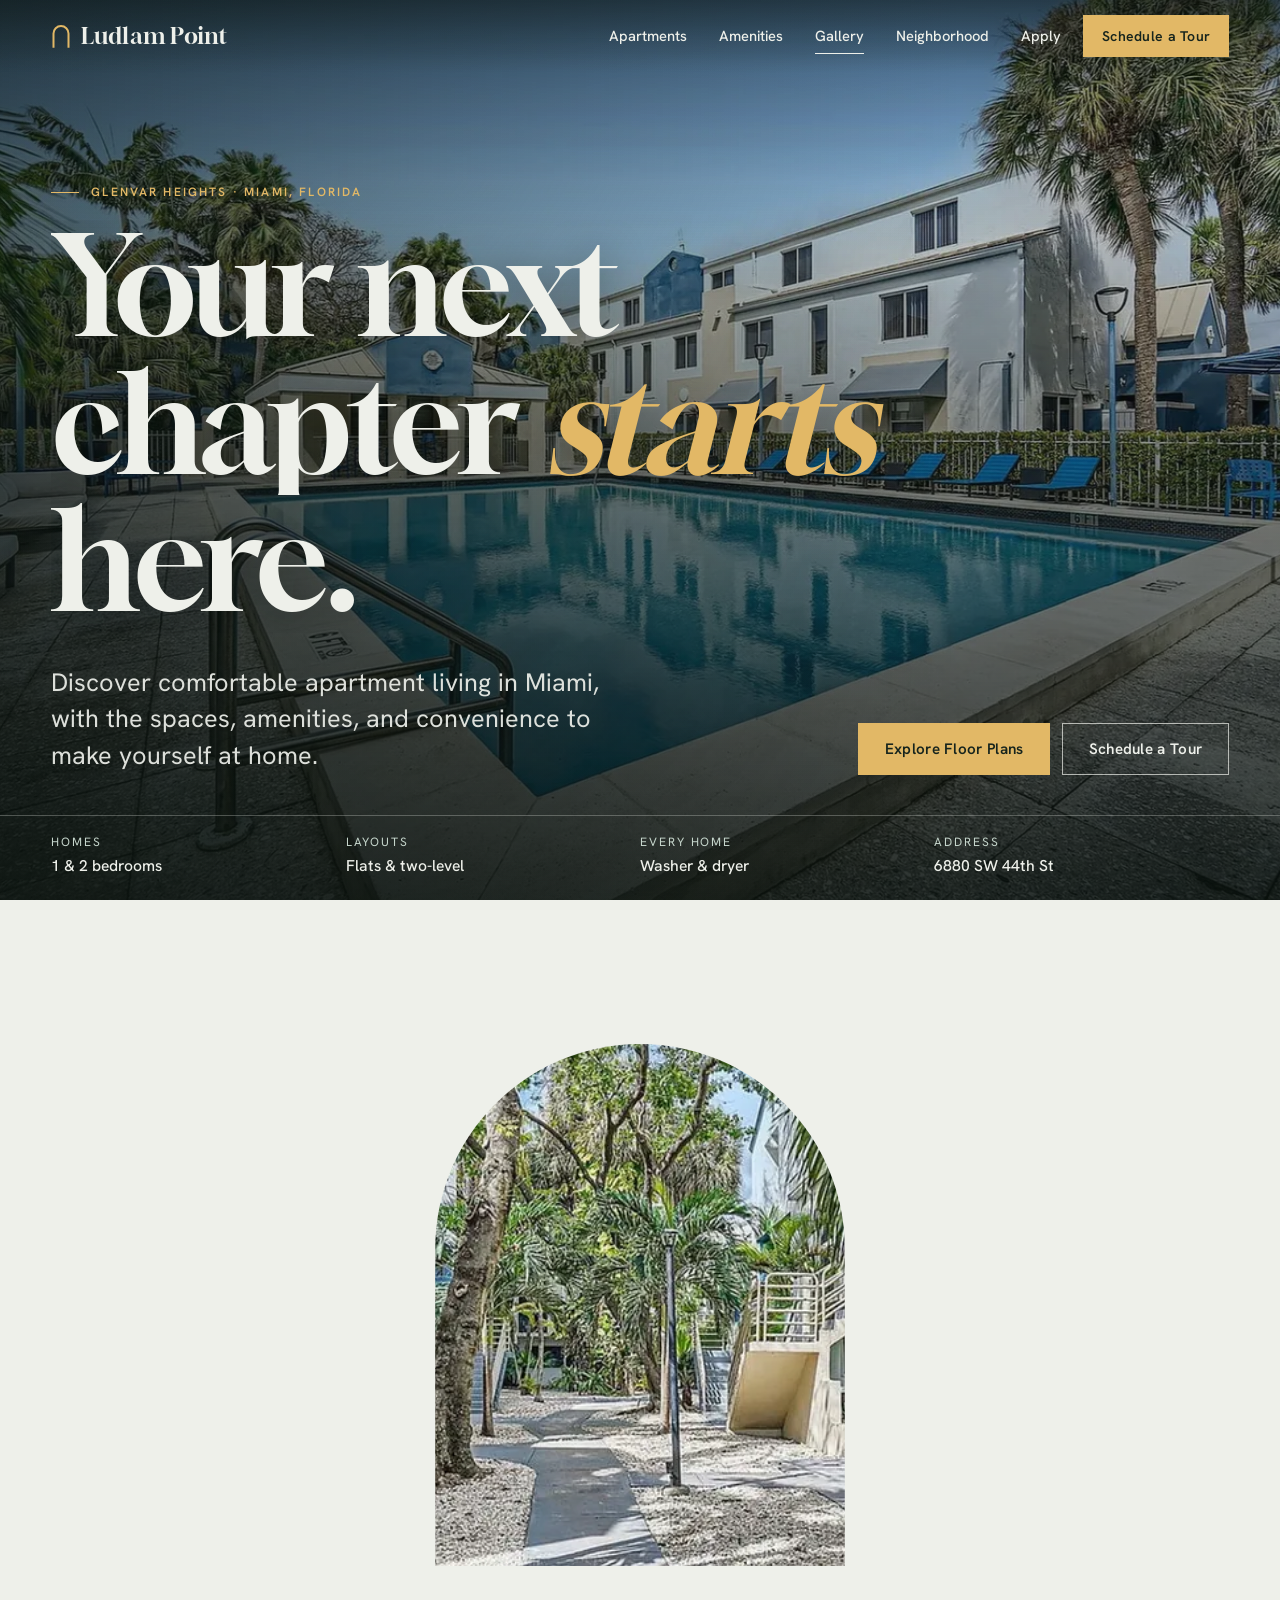
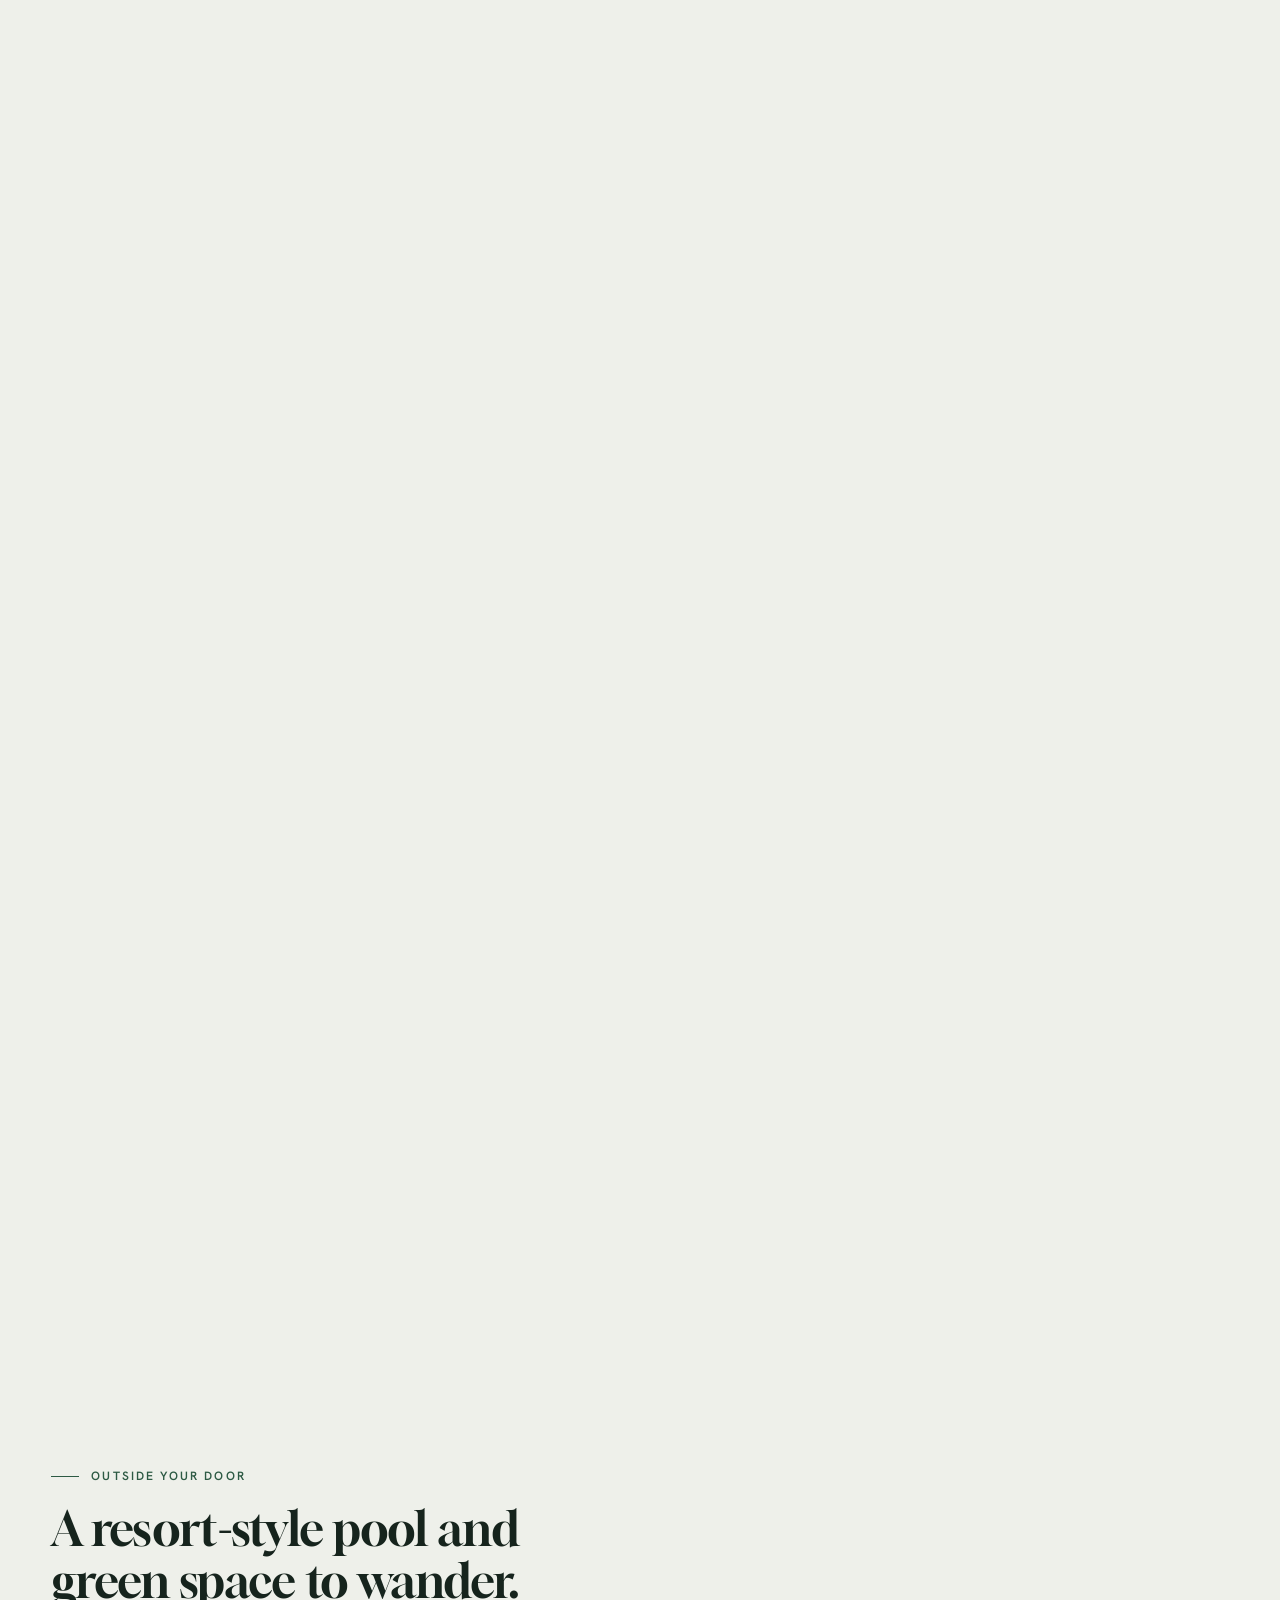
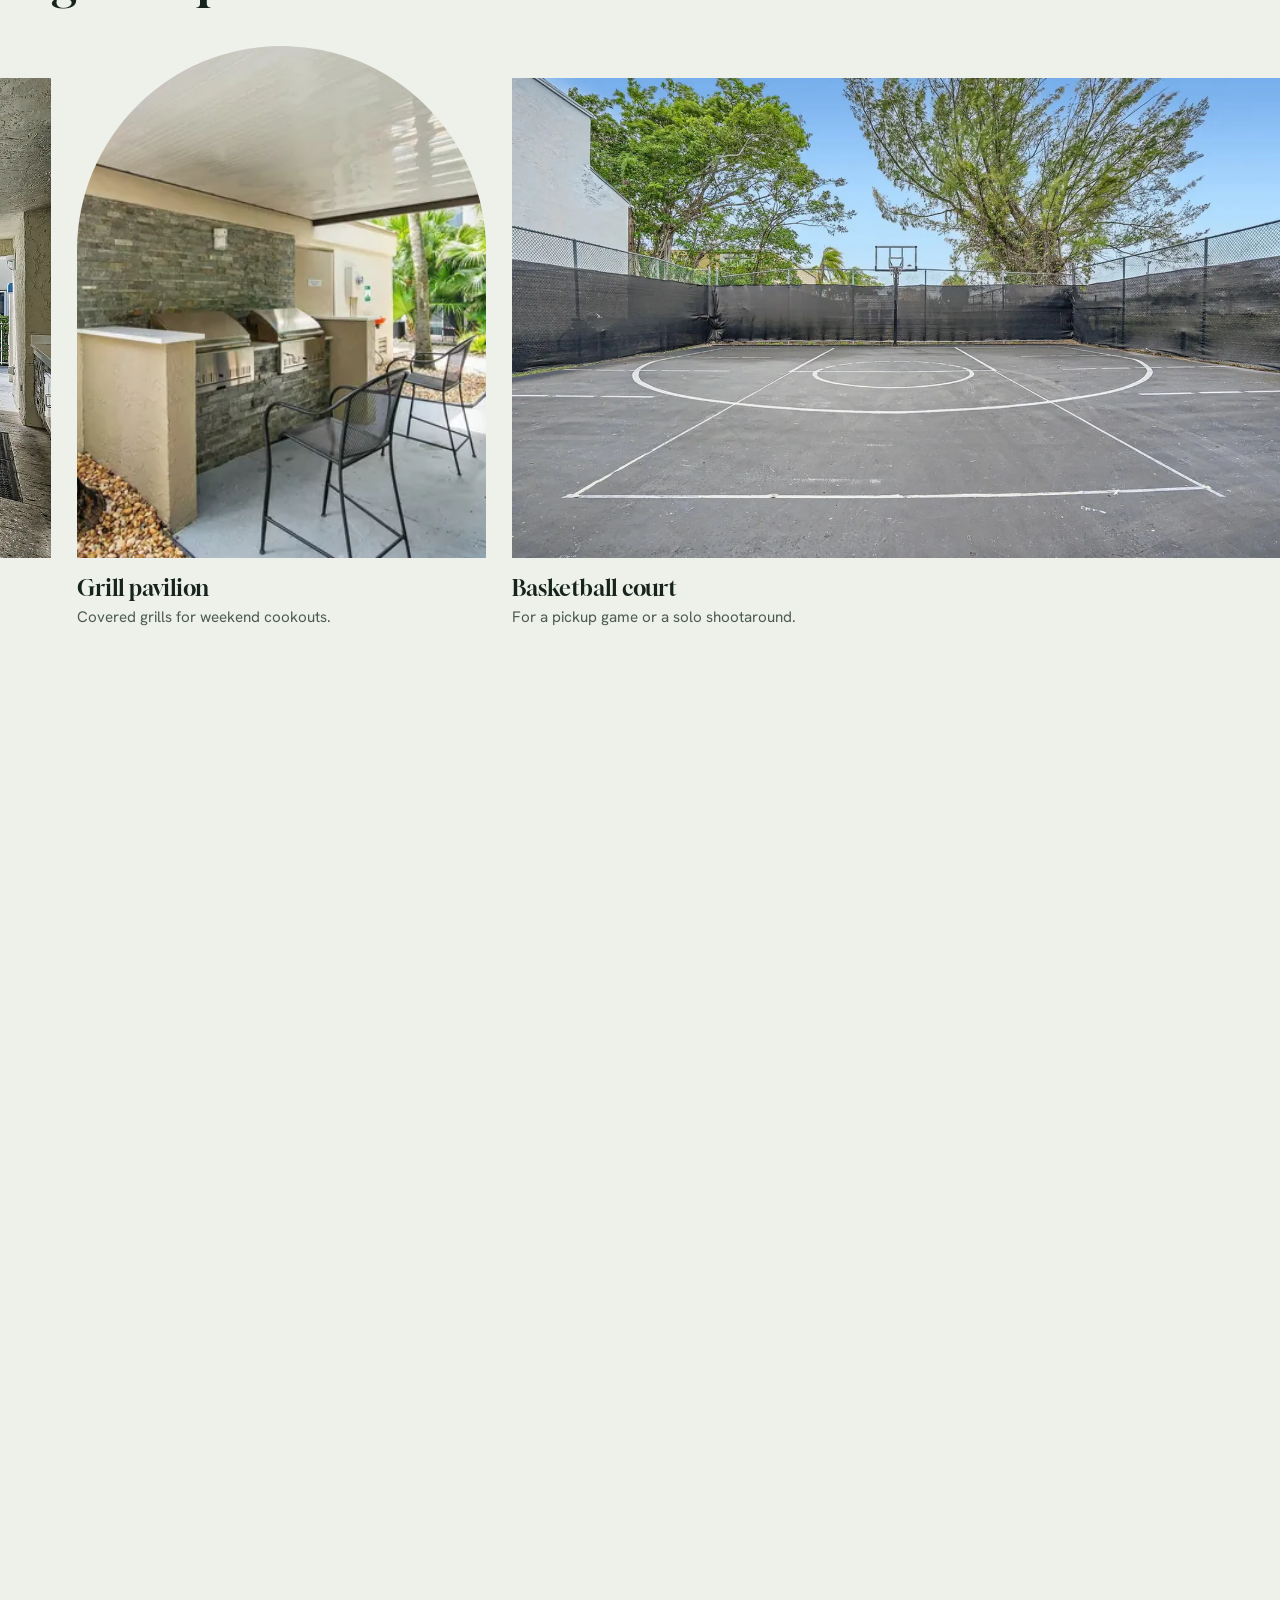
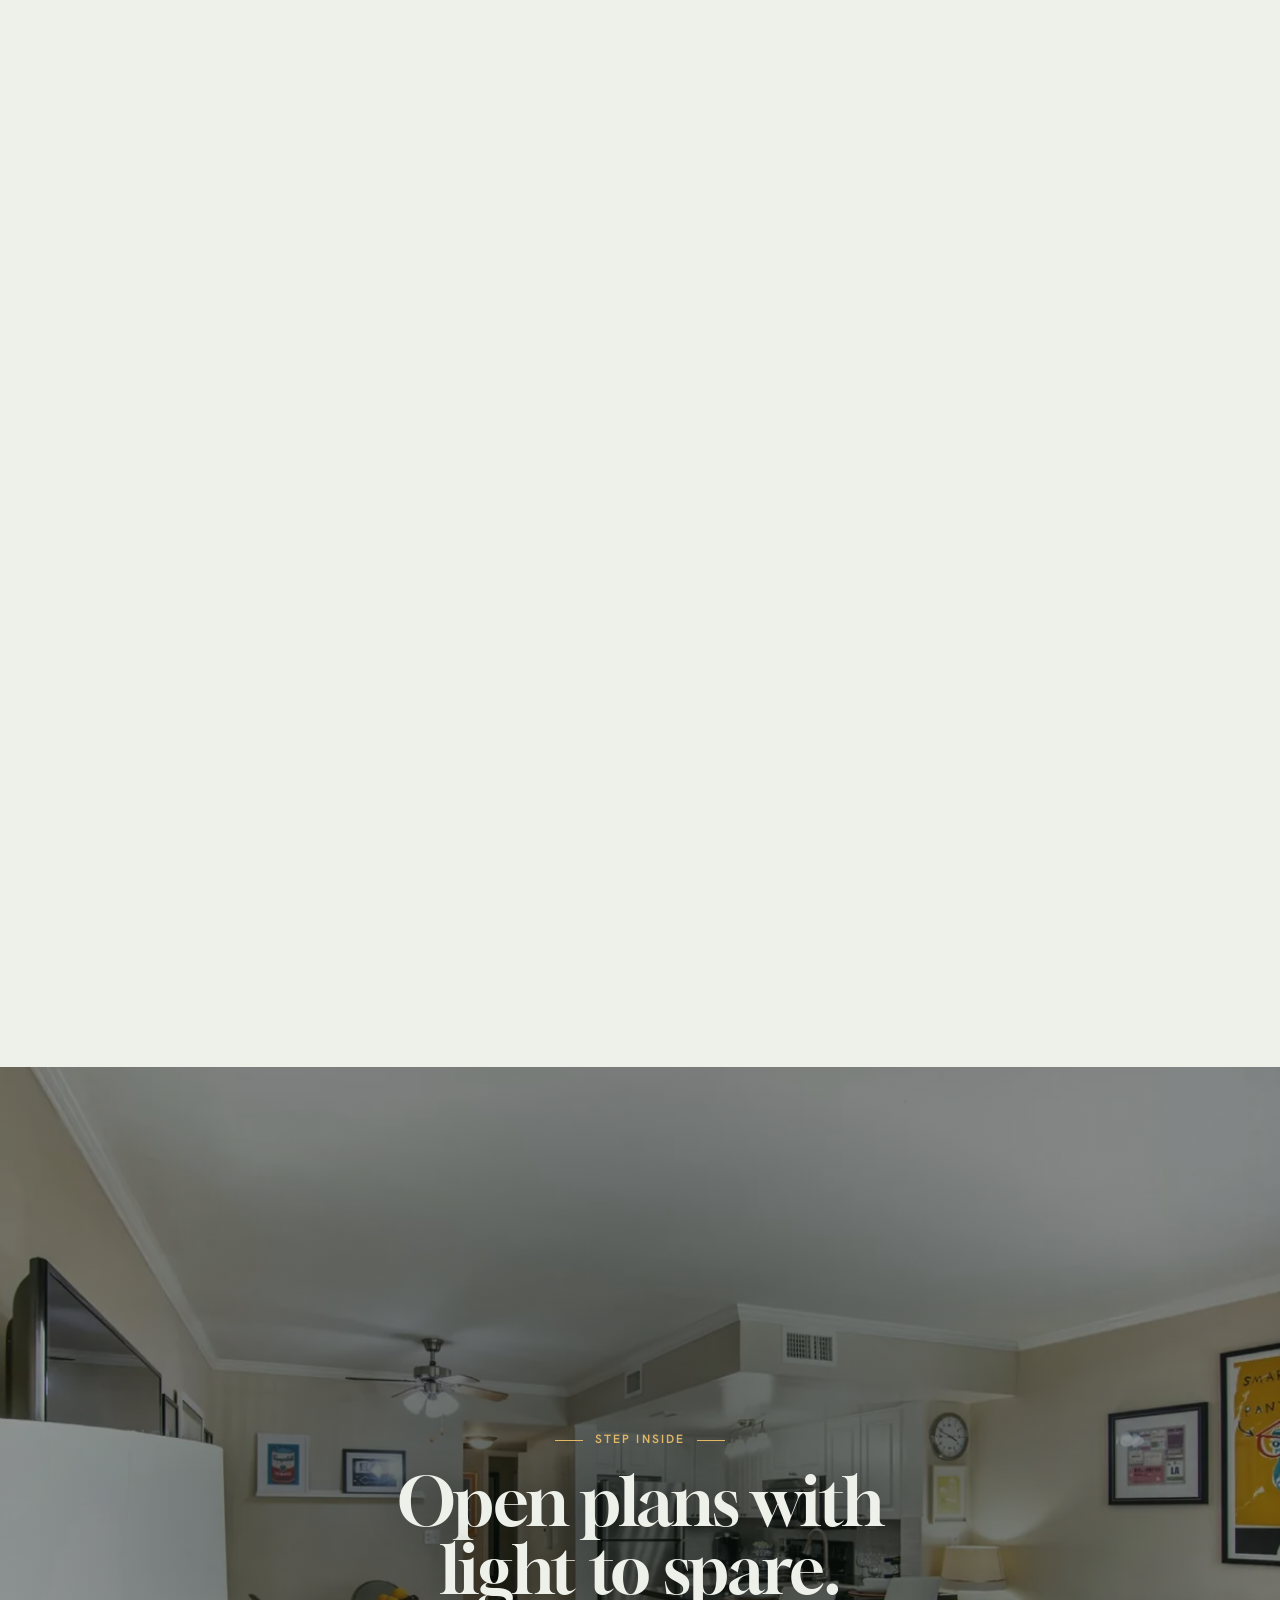
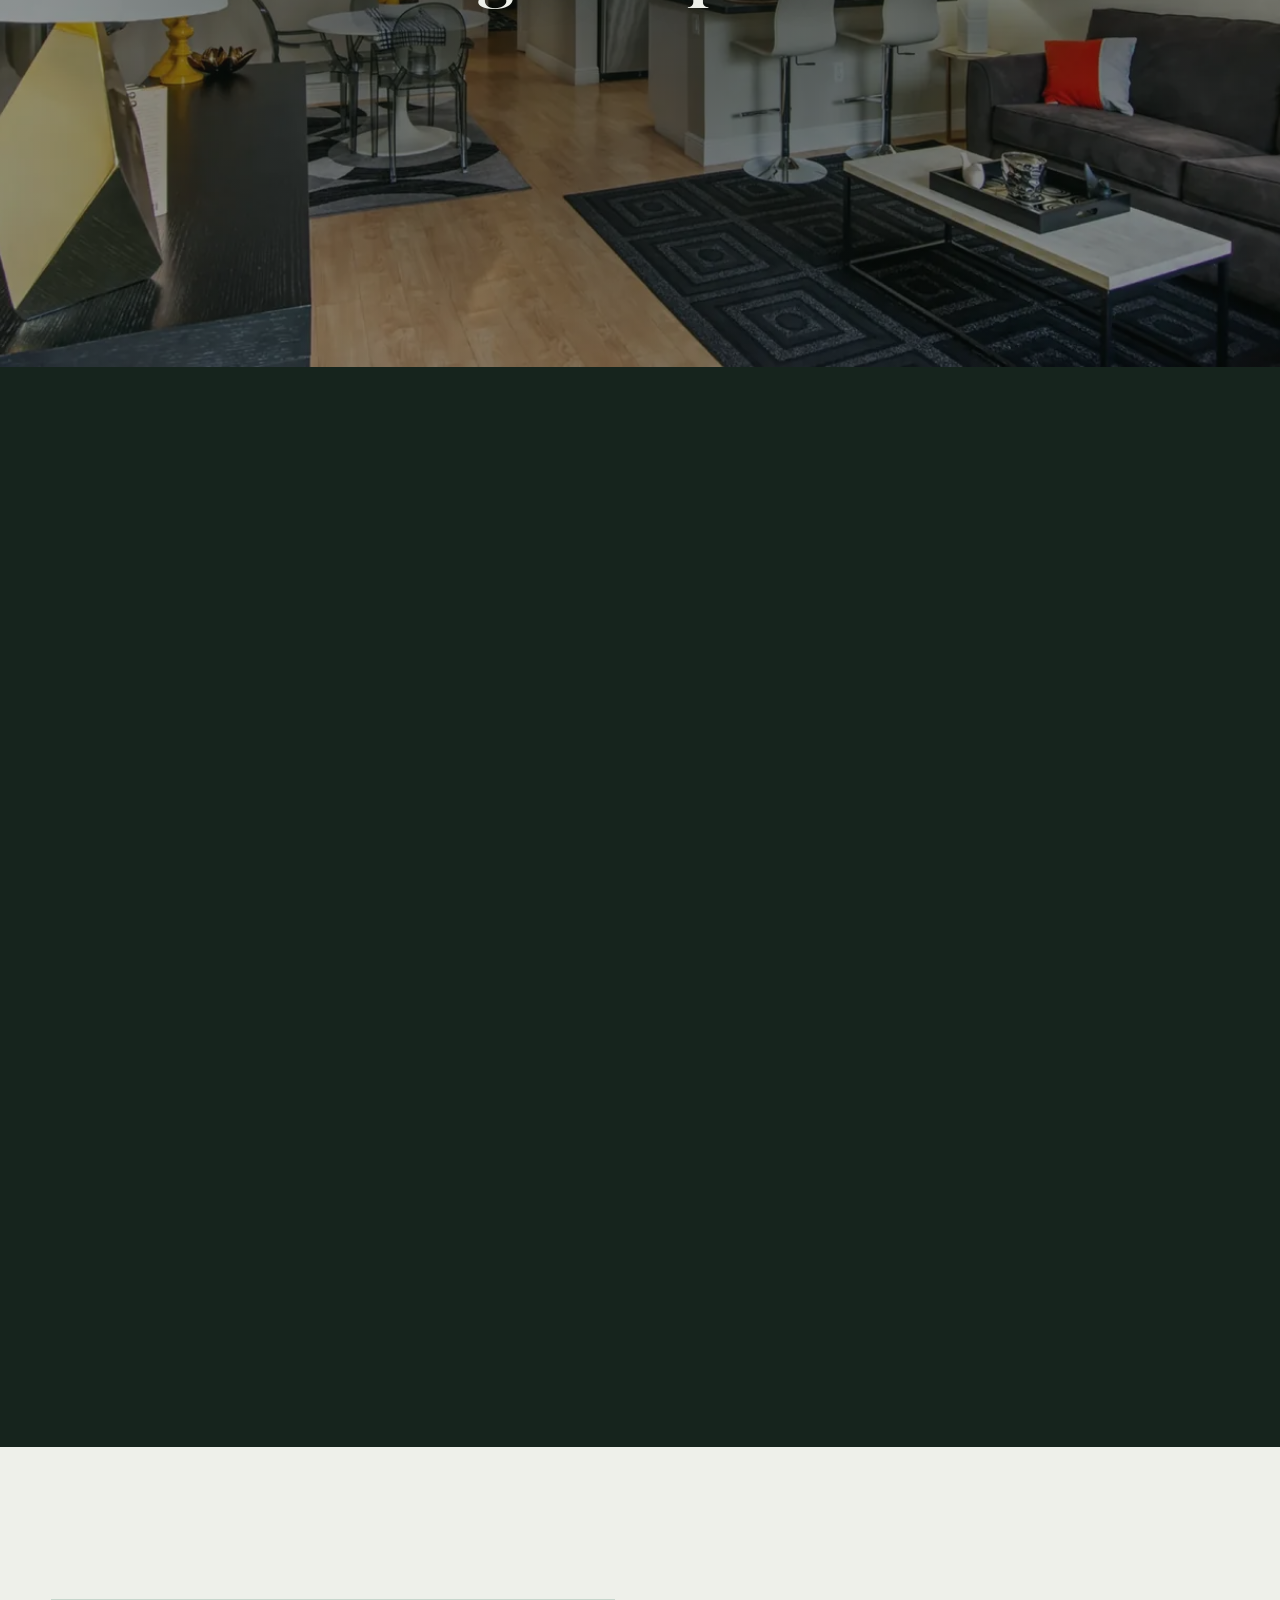
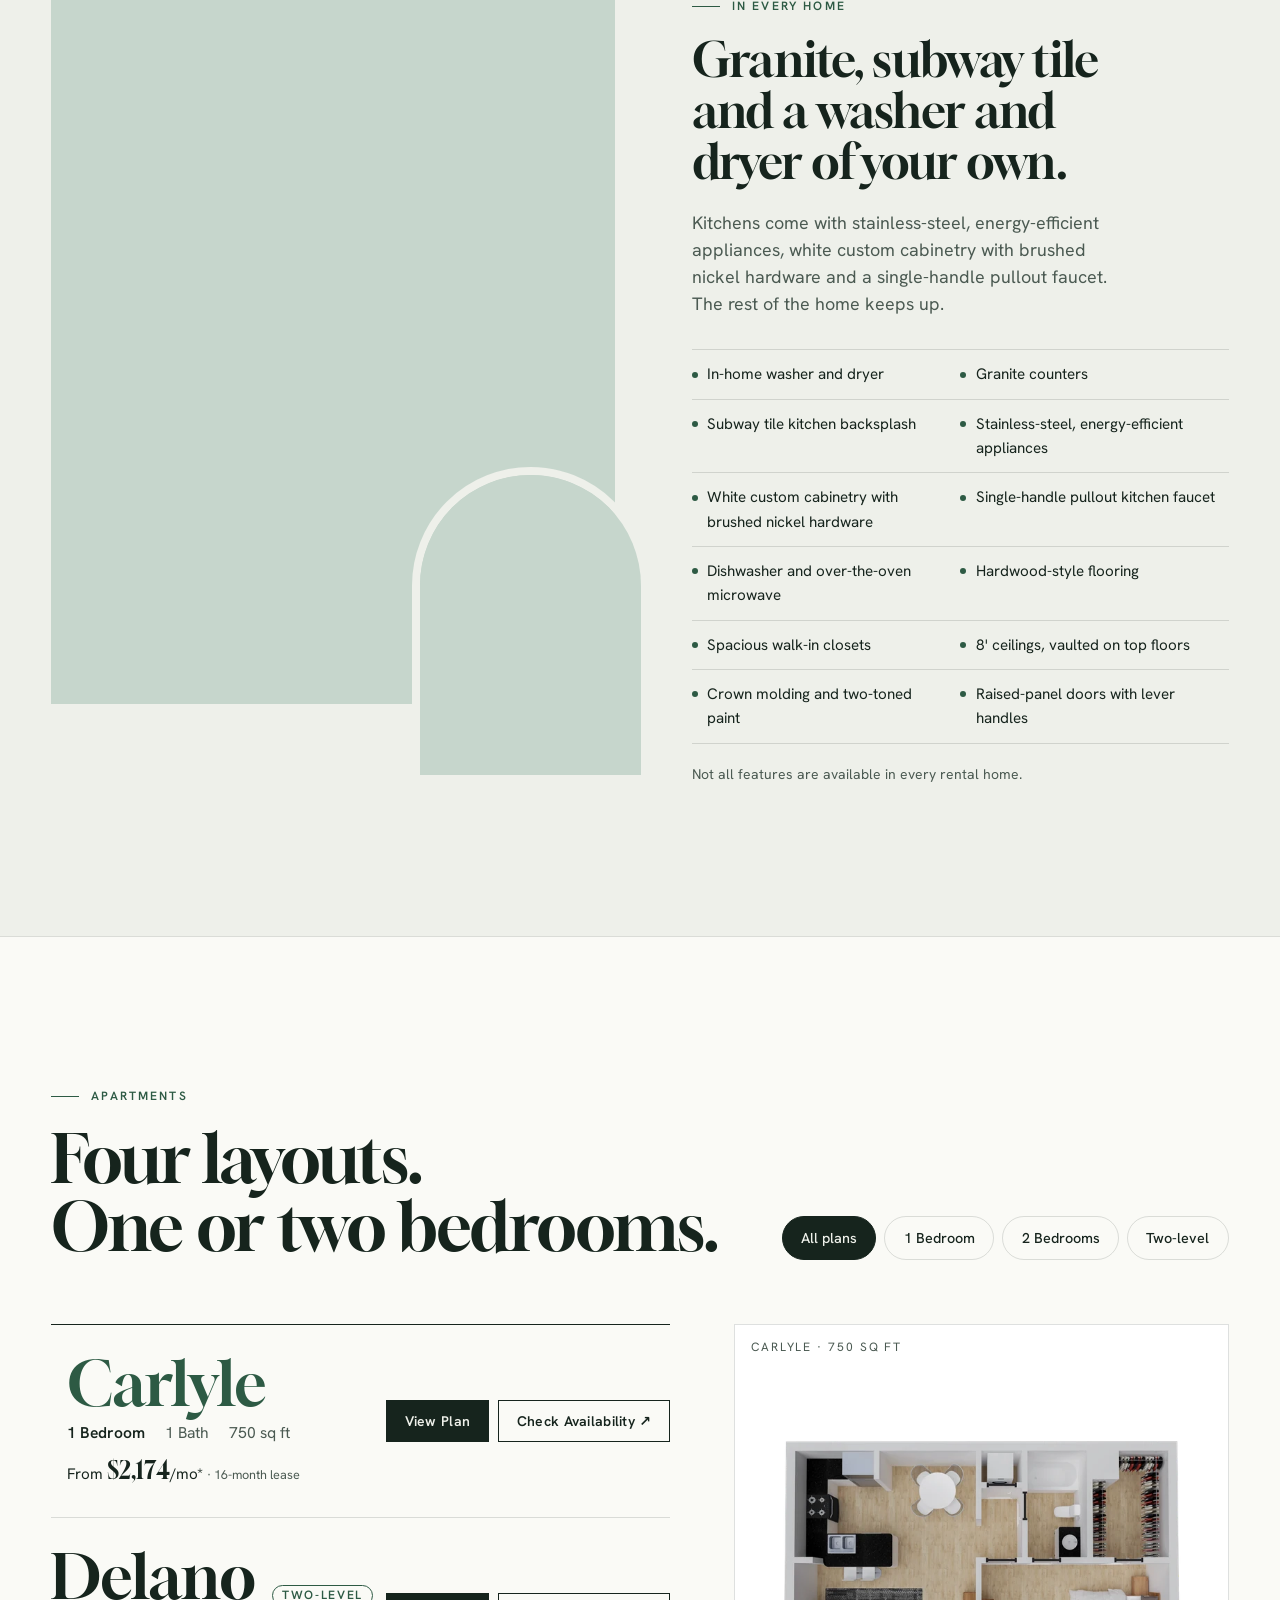
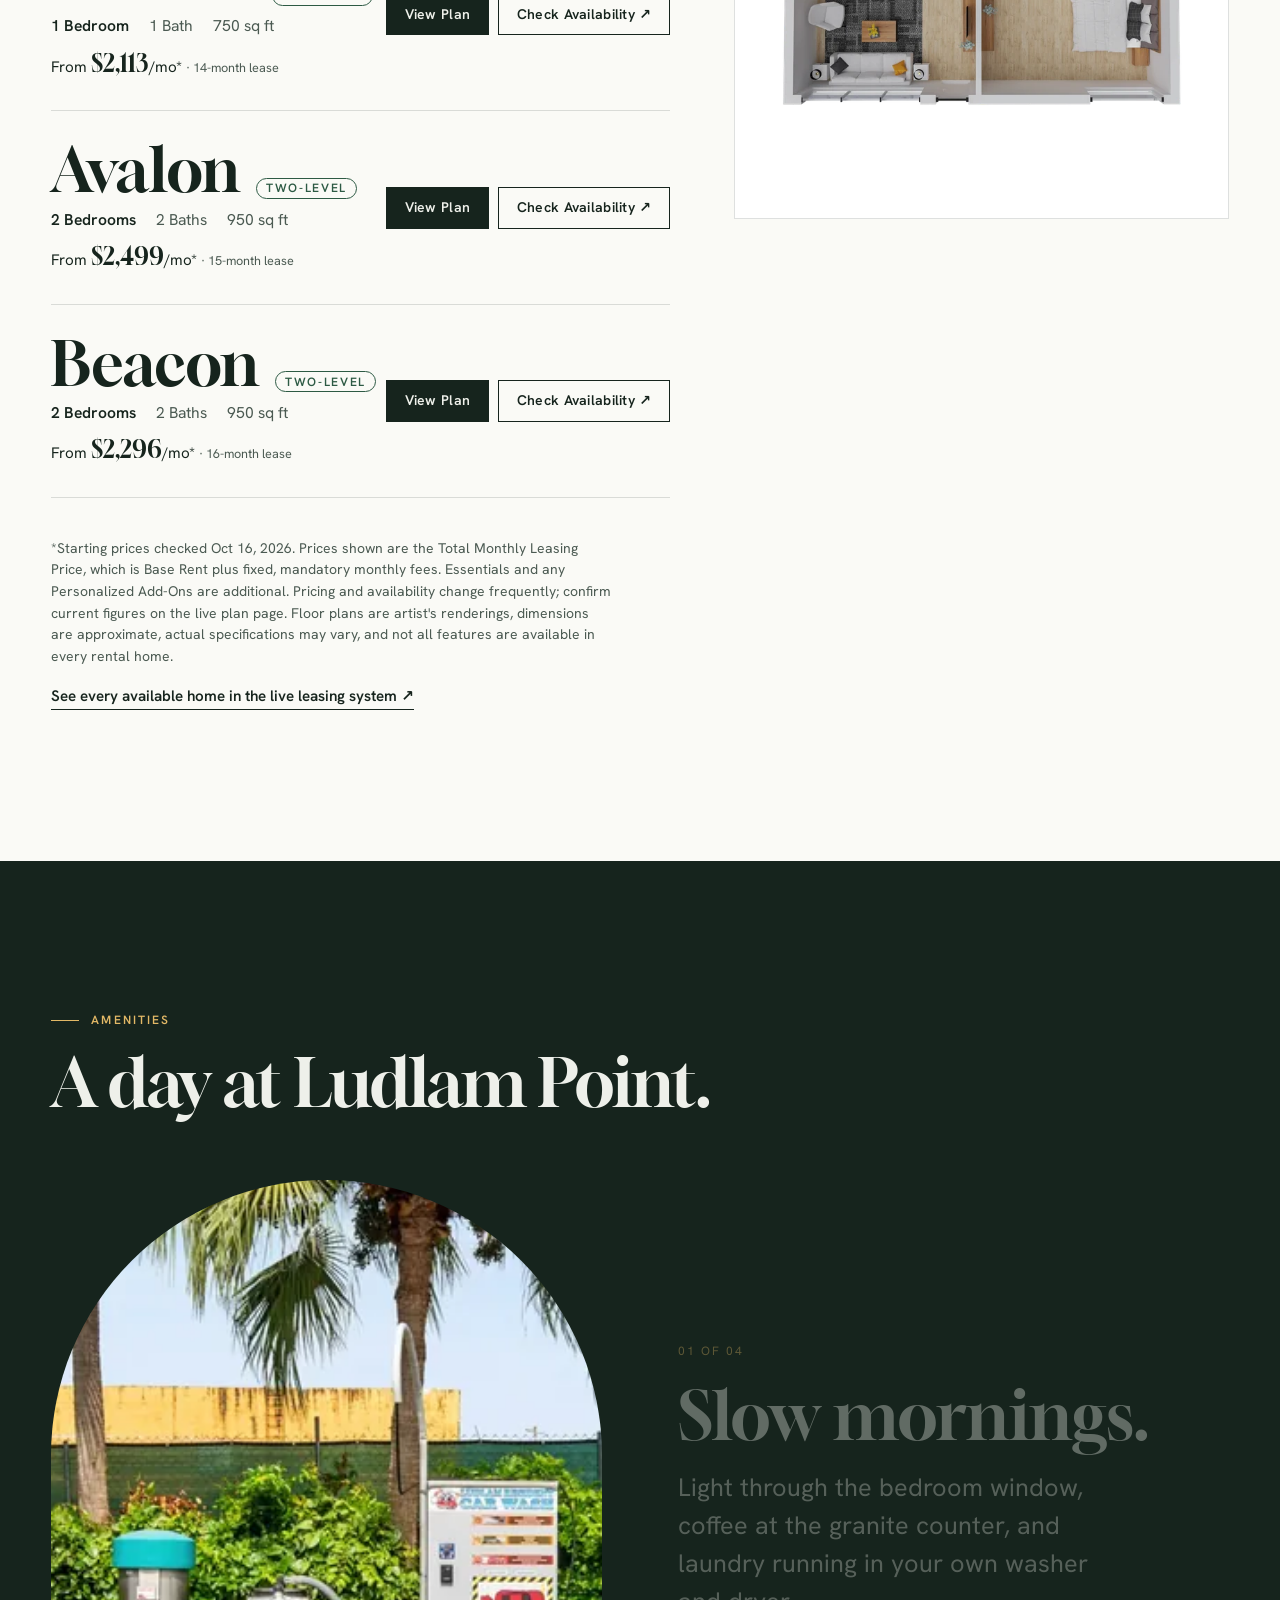
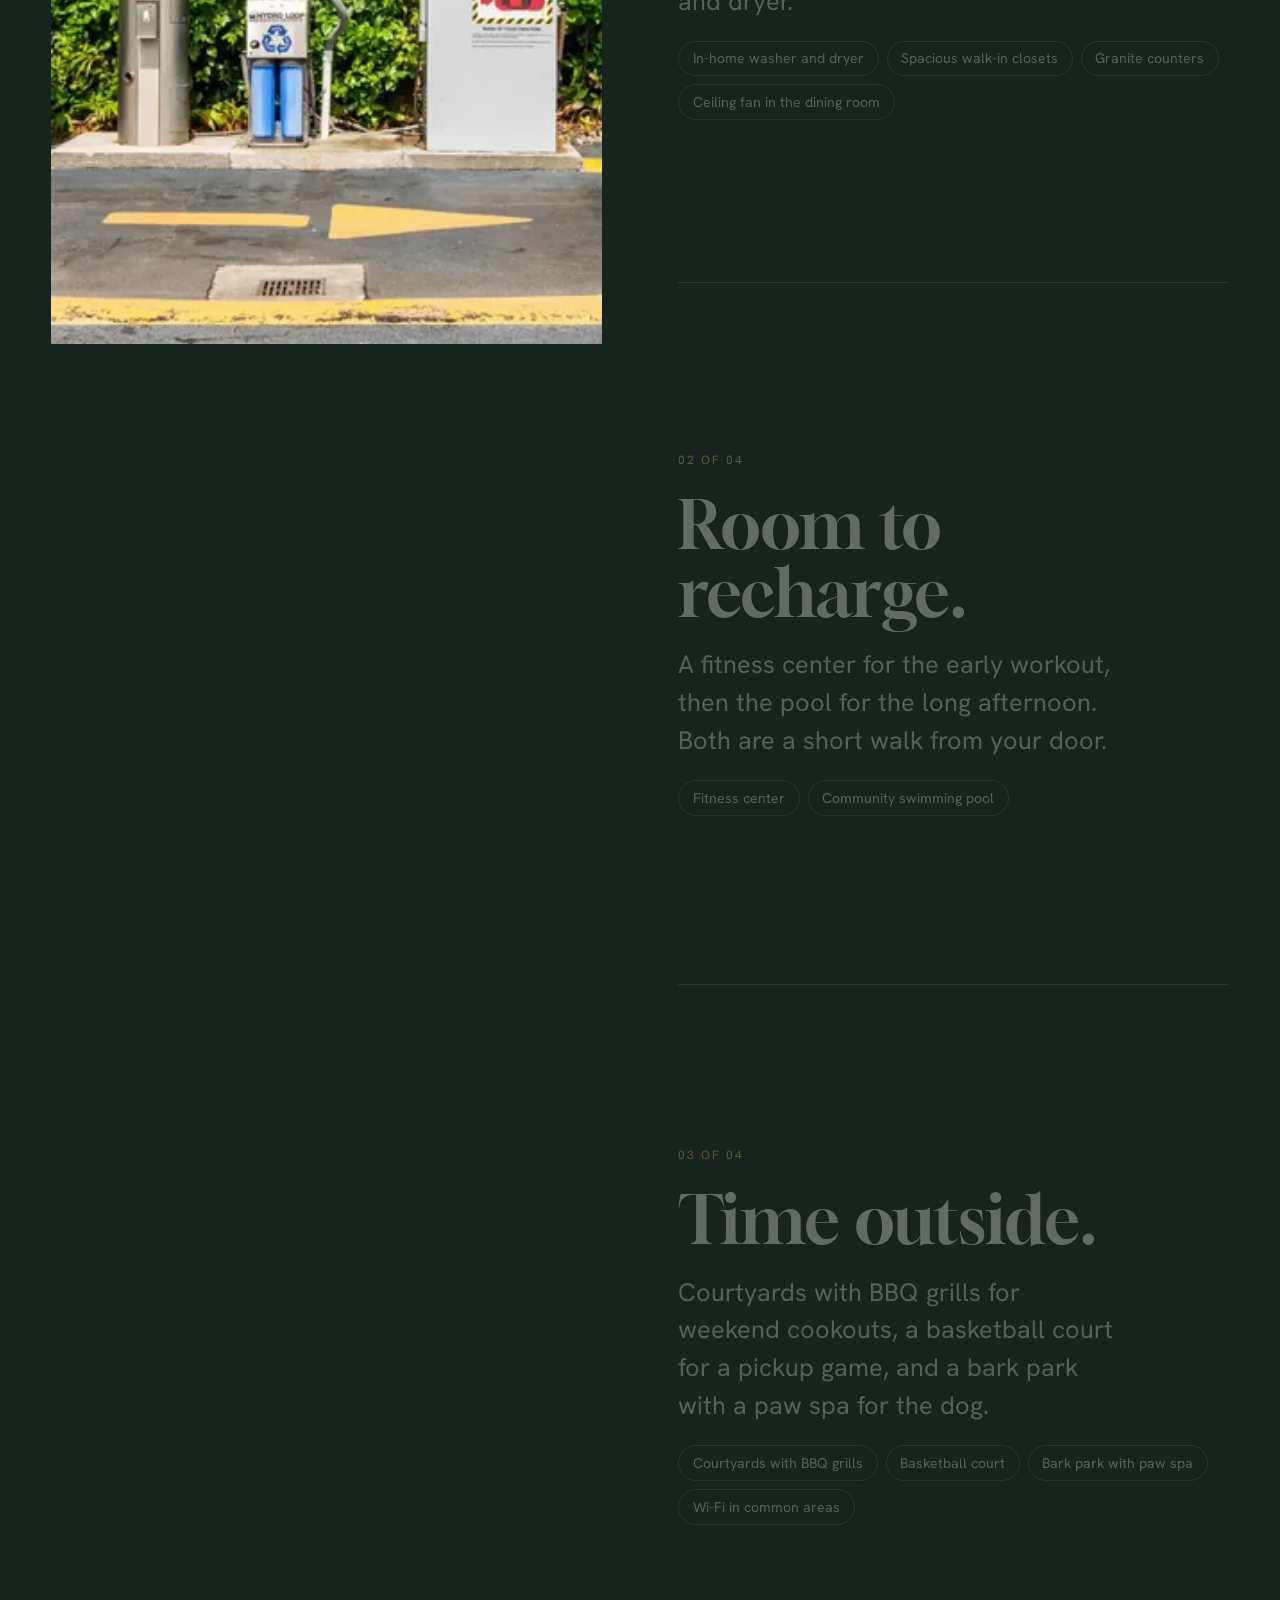
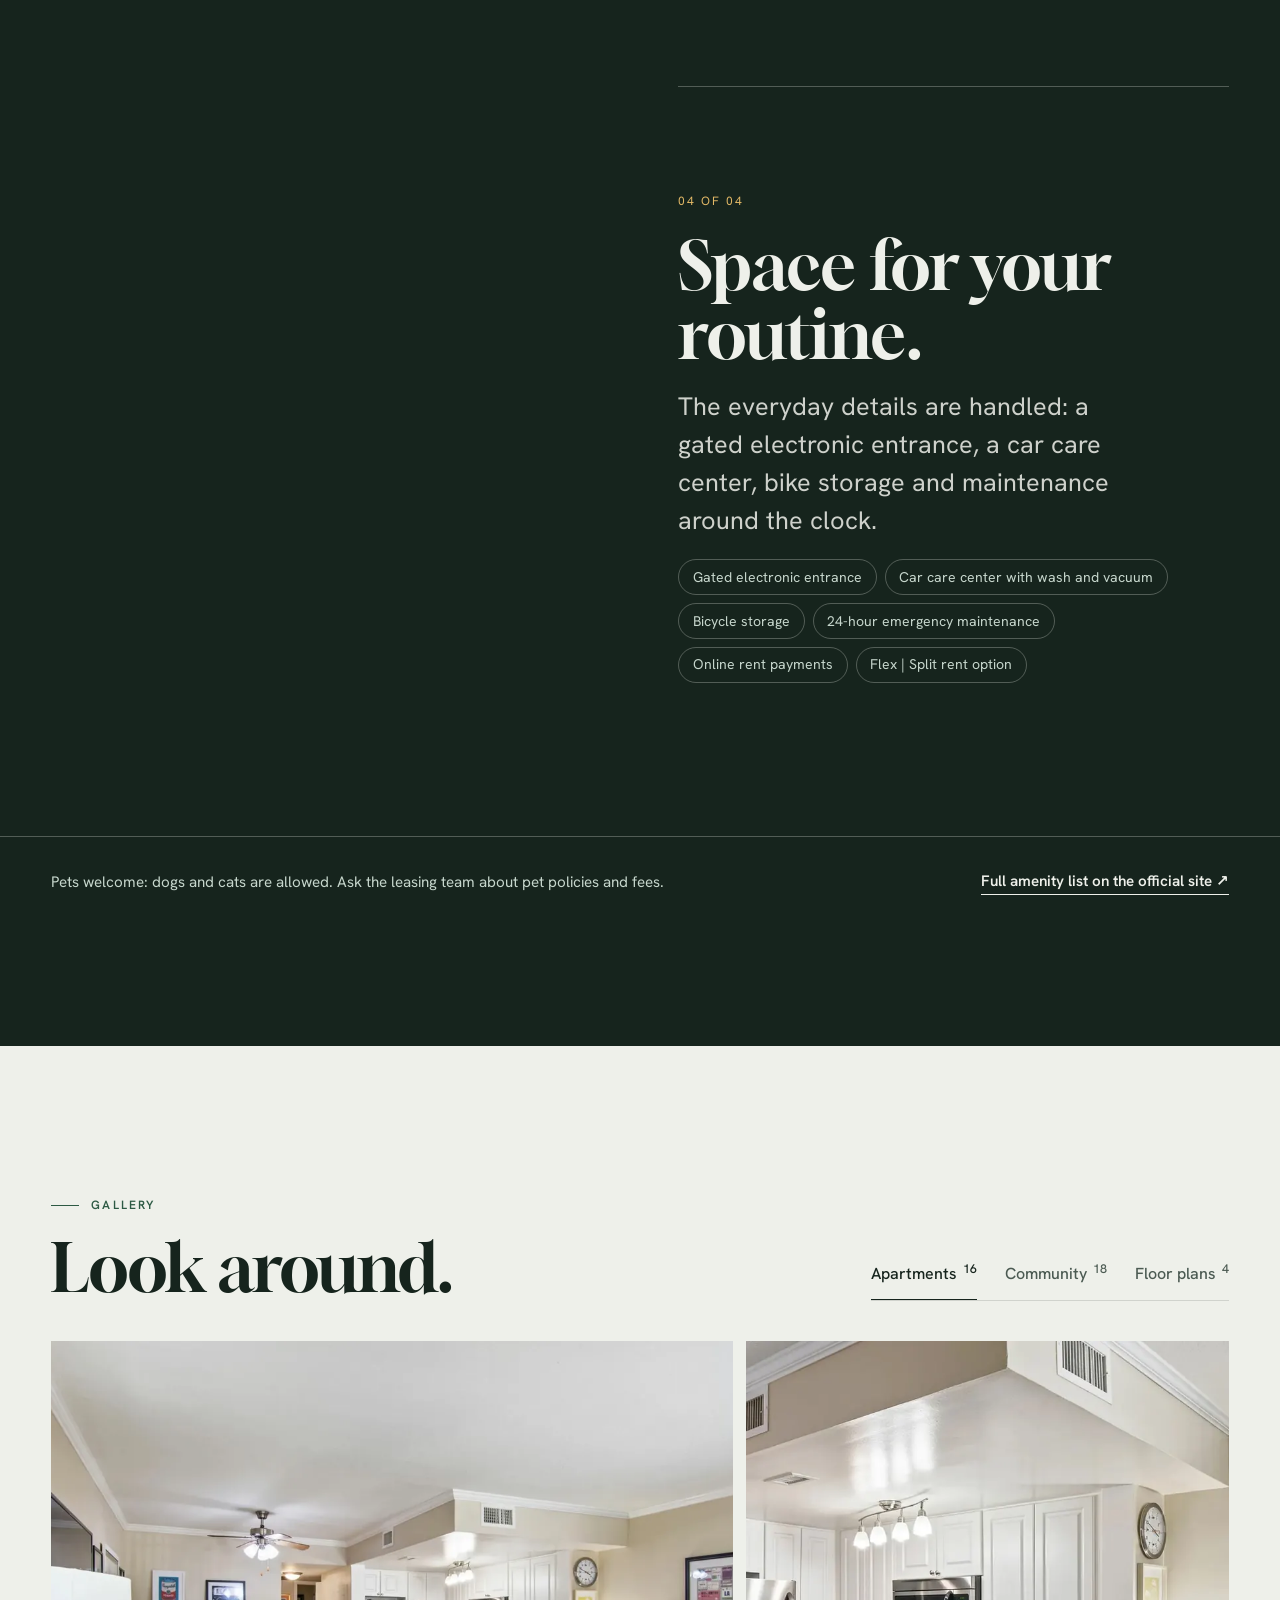
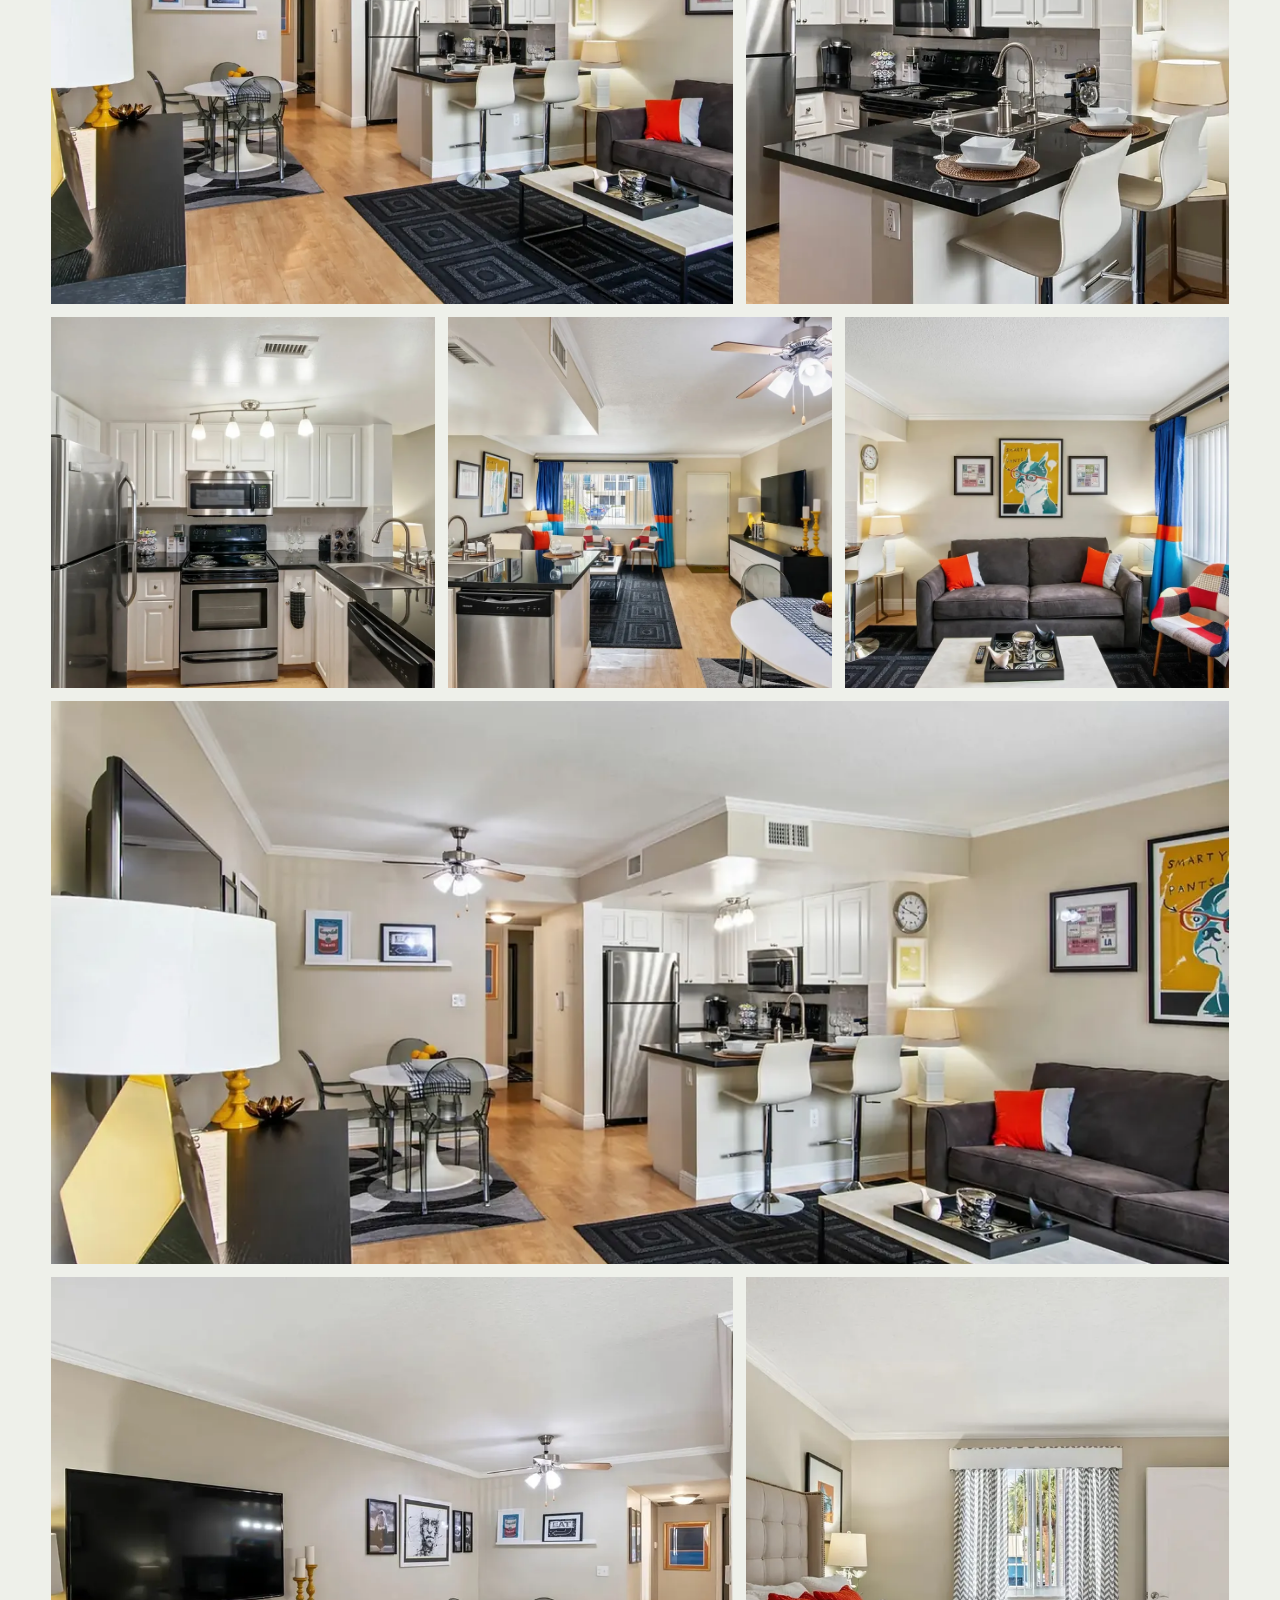
<file: index.html>
<!doctype html>
<html lang="en">
<head>
  <meta charset="utf-8">
  <meta name="viewport" content="width=device-width, initial-scale=1, viewport-fit=cover">
  <title>Ludlam Point | Apartments in Glenvar Heights, Miami, FL</title>
  <meta name="description" content="One- and two-bedroom apartments, including two-level layouts, at 6880 SW 44th Street in Miami. In-home washer and dryer, resort-style pool, fitness center, bark park and a gated entrance. Schedule a tour.">
  <link rel="canonical" href="https://www.ludlampoint.com/">
  <meta name="theme-color" content="#16241d">

  <meta property="og:type" content="website">
  <meta property="og:site_name" content="Ludlam Point">
  <meta property="og:title" content="Ludlam Point | Apartments in Miami, FL">
  <meta property="og:description" content="One- and two-bedroom apartments with in-home laundry, a resort-style pool and room to breathe in Glenvar Heights, Miami.">
  <meta property="og:image" content="https://medialibrarycfo.entrata.com/16362/MLv3/5/29/2025/09/10/101025/62746_100120030_6802bb329f53f3.80988154285.jpg">
  <meta property="og:url" content="https://www.ludlampoint.com/">
  <meta name="twitter:card" content="summary_large_image">

  <link rel="icon" href="data:image/svg+xml,%3Csvg xmlns='http://www.w3.org/2000/svg' viewBox='0 0 32 32'%3E%3Crect width='32' height='32' fill='%2316241d'/%3E%3Cpath d='M8 26V14a8 8 0 0 1 16 0v12' fill='none' stroke='%23e2b866' stroke-width='3'/%3E%3C/svg%3E">

  <link rel="preconnect" href="https://medialibrarycfo.entrata.com" crossorigin>
  <link rel="preconnect" href="https://fonts.googleapis.com">
  <link rel="preconnect" href="https://fonts.gstatic.com" crossorigin>
  <link rel="stylesheet" href="https://fonts.googleapis.com/css2?family=Gloock&family=Hanken+Grotesk:ital,wght@0,400;0,500;0,600;1,400&display=swap">
  <link rel="preload" as="image" href="assets/img/1280/poolPalms.webp"
        imagesrcset="assets/img/640/poolPalms.webp 640w, assets/img/1280/poolPalms.webp 1280w, assets/img/1920/poolPalms.webp 1920w"
        imagesizes="100vw" fetchpriority="high">
  <link rel="stylesheet" href="assets/css/styles.css">

  <script type="application/ld+json">
  {
    "@context": "https://schema.org",
    "@type": "ApartmentComplex",
    "name": "Ludlam Point",
    "url": "https://www.ludlampoint.com/",
    "telephone": "+1-239-999-8374",
    "image": "https://medialibrarycfo.entrata.com/16362/MLv3/5/29/2025/09/10/101025/62746_100120030_6802bb329f53f3.80988154285.jpg",
    "address": {
      "@type": "PostalAddress",
      "streetAddress": "6880 SW 44th Street",
      "addressLocality": "Miami",
      "addressRegion": "FL",
      "postalCode": "33155",
      "addressCountry": "US"
    },
    "geo": { "@type": "GeoCoordinates", "latitude": 25.7291836, "longitude": -80.3063361 },
    "petsAllowed": true,
    "amenityFeature": [
      { "@type": "LocationFeatureSpecification", "name": "Swimming pool", "value": true },
      { "@type": "LocationFeatureSpecification", "name": "Fitness center", "value": true },
      { "@type": "LocationFeatureSpecification", "name": "In-home washer and dryer", "value": true },
      { "@type": "LocationFeatureSpecification", "name": "Gated electronic entrance", "value": true },
      { "@type": "LocationFeatureSpecification", "name": "Bark park", "value": true }
    ],
    "openingHoursSpecification": [
      { "@type": "OpeningHoursSpecification", "dayOfWeek": ["Monday","Tuesday","Wednesday","Thursday","Friday"], "opens": "10:00", "closes": "18:00" },
      { "@type": "OpeningHoursSpecification", "dayOfWeek": "Saturday", "opens": "09:00", "closes": "18:00" }
    ]
  }
  </script>
</head>
<body>
  <a class="skip" href="#main">Skip to content</a>

  <!-- ============ NAVIGATION ============ -->
  <header class="nav" id="nav" data-state="over-hero">
    <div class="nav__inner">
      <a class="wordmark" href="#top" aria-label="Ludlam Point, back to top">
        <svg class="wordmark__arch" viewBox="0 0 24 30" aria-hidden="true"><path d="M3 29V12a9 9 0 0 1 18 0v17"/></svg>
        <span class="wordmark__name">Ludlam Point</span>
      </a>
      <nav class="nav__links" aria-label="Primary">
        <a href="#apartments">Apartments</a>
        <a href="#amenities">Amenities</a>
        <a href="#gallery">Gallery</a>
        <a href="#neighborhood">Neighborhood</a>
      </nav>
      <div class="nav__actions">
        <a class="nav__apply" href="" data-link="apply" target="_blank" rel="noopener">Apply</a>
        <a class="btn btn--sun btn--sm" href="" data-link="contact" target="_blank" rel="noopener">Schedule a Tour</a>
        <button class="nav__toggle" id="menuToggle" aria-expanded="false" aria-controls="menu">
          <span class="nav__toggle-label">Menu</span>
          <span class="nav__toggle-icon" aria-hidden="true"><i></i><i></i></span>
        </button>
      </div>
    </div>
  </header>

  <!-- Mobile menu -->
  <div class="menu" id="menu" hidden>
    <nav class="menu__links" aria-label="Mobile">
      <a href="#apartments">Apartments</a>
      <a href="#amenities">Amenities</a>
      <a href="#gallery">Gallery</a>
      <a href="#neighborhood">Neighborhood</a>
      <a href="#visit">Visit &amp; Lease</a>
    </nav>
    <div class="menu__actions">
      <a class="btn btn--sun" href="" data-link="contact" target="_blank" rel="noopener">Schedule a Tour</a>
      <a class="btn btn--line-light" href="" data-link="apply" target="_blank" rel="noopener">Apply Online</a>
    </div>
    <div class="menu__meta">
      <p><span data-fill="street"></span>, <span data-fill="cityline"></span></p>
      <p><a href="" data-link="phone" data-fill="phone"></a></p>
      <p><a href="" data-link="residents" target="_blank" rel="noopener">Resident portal</a></p>
    </div>
  </div>

  <main id="main">

    <!-- ============ SCENE 1 · HERO ============ -->
    <section class="hero" id="top" aria-labelledby="hero-title">
      <div class="hero__media">
        <img class="hero__img" data-photo="poolPalms" data-sizes="100vw" data-eager
             alt="The Ludlam Point pool framed by palm trees, with the apartment buildings behind it under a clear sky">
        <div class="hero__shade" aria-hidden="true"></div>
      </div>
      <div class="hero__content wrap">
        <p class="eyebrow eyebrow--light reveal-line"><span>Glenvar Heights · Miami, Florida</span></p>
        <h1 class="hero__title" id="hero-title">
          <span class="line"><span>Your next</span></span>
          <span class="line"><span>chapter <em>starts</em></span></span>
          <span class="line"><span>here.</span></span>
        </h1>
        <div class="hero__foot">
          <p class="hero__lede">Discover comfortable apartment living in Miami, with the spaces, amenities, and convenience to make yourself at home.</p>
          <div class="hero__ctas">
            <a class="btn btn--sun" href="#apartments">Explore Floor Plans</a>
            <a class="btn btn--line-light" href="" data-link="contact" target="_blank" rel="noopener">Schedule a Tour</a>
          </div>
        </div>
      </div>
      <dl class="hero__facts wrap" aria-label="At a glance">
        <div><dt>Homes</dt><dd>1 &amp; 2 bedrooms</dd></div>
        <div><dt>Layouts</dt><dd>Flats &amp; two-level</dd></div>
        <div><dt>Every home</dt><dd>Washer &amp; dryer</dd></div>
        <div><dt>Address</dt><dd>6880 SW 44th St</dd></div>
      </dl>
    </section>

    <!-- ============ SCENE 2 · THE PLACE (arch reveal) ============ -->
    <section class="reveal-scene" id="story" data-scroll aria-labelledby="story-title">
      <div class="reveal-scene__stage">
        <div class="reveal-scene__frame">
          <img data-photo="path" data-sizes="100vw" alt="A shaded walking path between Ludlam Point buildings, lined with palms">
        </div>
        <div class="reveal-scene__copy wrap">
          <p class="eyebrow">The place</p>
          <h2 id="story-title" class="display-l">Low-rise buildings, palms and courtyards, minutes from Coral Gables.</h2>
        </div>
      </div>
    </section>

    <!-- ============ SCENE 3 · COMMUNITY (horizontal) ============ -->
    <section class="reel" id="community" data-scroll aria-labelledby="community-title">
      <div class="reel__stage">
        <div class="reel__head wrap">
          <p class="eyebrow">Outside your door</p>
          <h2 id="community-title" class="display-m">A resort-style pool and green space to wander.</h2>
        </div>
        <div class="reel__track" tabindex="0" aria-label="Community photos, scroll sideways">
          <figure class="reel__panel reel__panel--wide">
            <img data-photo="amenPool" data-sizes="(min-width: 900px) 60vw, 85vw" alt="Pool with lounge seating, palm trees and apartment buildings">
            <figcaption><span>Pool</span> Lounge poolside under the palms.</figcaption>
          </figure>
          <figure class="reel__panel reel__panel--tall">
            <img data-photo="entrance" data-sizes="(min-width: 900px) 32vw, 75vw" alt="Blue stucco building entrance with palms and a brick walkway">
            <figcaption><span>Arrivals</span> Brick walks and blue stucco.</figcaption>
          </figure>
          <figure class="reel__panel reel__panel--wide">
            <img data-photo="poolBar" data-sizes="(min-width: 900px) 60vw, 85vw" alt="Covered poolside bar with high stools beside the pool">
            <figcaption><span>Poolside bar</span> Shade, stools and a view of the water.</figcaption>
          </figure>
          <figure class="reel__panel reel__panel--tall">
            <img data-photo="ext2" data-sizes="(min-width: 900px) 32vw, 75vw" alt="Covered grill station with a stone counter and bar stools">
            <figcaption><span>Grill pavilion</span> Covered grills for weekend cookouts.</figcaption>
          </figure>
          <figure class="reel__panel reel__panel--wide">
            <img data-photo="amenCourt" data-sizes="(min-width: 900px) 60vw, 85vw" alt="Outdoor basketball court surrounded by trees">
            <figcaption><span>Basketball court</span> For a pickup game or a solo shootaround.</figcaption>
          </figure>
        </div>
      </div>
    </section>

    <!-- ============ SCENE 4 · INSIDE (arch expands) ============ -->
    <section class="inside" id="inside" data-scroll aria-labelledby="inside-title">
      <div class="inside__stage">
        <div class="inside__frame">
          <img data-photo="openConcept" data-sizes="100vw" alt="Open-concept apartment with living area, kitchen with breakfast bar and dining space">
        </div>
        <div class="inside__copy">
          <p class="eyebrow eyebrow--light">Step inside</p>
          <h2 id="inside-title" class="display-l">Open plans with light to spare.</h2>
        </div>
      </div>
    </section>

    <!-- ============ SCENE 5 · KITCHEN & FEATURES ============ -->
    <section class="features wrap" id="features" aria-labelledby="features-title">
      <div class="features__media">
        <div class="features__img" data-parallax>
          <img data-photo="kitchenBar" data-sizes="(min-width: 900px) 45vw, 100vw" alt="Kitchen with stainless-steel appliances and bar seating">
        </div>
        <div class="features__inset">
          <img data-photo="bed3" data-sizes="(min-width: 900px) 18vw, 40vw" alt="Bedroom with a yellow throw and a large window">
        </div>
      </div>
      <div class="features__copy">
        <p class="eyebrow">In every home</p>
        <h2 id="features-title" class="display-m">Granite, subway tile and a washer and dryer of your own.</h2>
        <p class="lede">Kitchens come with stainless-steel, energy-efficient appliances, white custom cabinetry with brushed nickel hardware and a single-handle pullout faucet. The rest of the home keeps up.</p>
        <ul class="features__list" id="featureList"></ul>
        <p class="fineprint">Not all features are available in every rental home.</p>
      </div>
    </section>

    <!-- ============ SCENE 6 · FLOOR PLANS ============ -->
    <section class="plans" id="apartments" aria-labelledby="plans-title">
      <div class="wrap">
        <div class="plans__head">
          <div>
            <p class="eyebrow">Apartments</p>
            <h2 id="plans-title" class="display-l">Four layouts. <br class="br-wide">One or two bedrooms.</h2>
          </div>
          <div class="plans__filters" role="group" aria-label="Filter floor plans">
            <button class="chip" aria-pressed="true" data-filter="all">All plans</button>
            <button class="chip" aria-pressed="false" data-filter="1">1 Bedroom</button>
            <button class="chip" aria-pressed="false" data-filter="2">2 Bedrooms</button>
            <button class="chip" aria-pressed="false" data-filter="two-level">Two-level</button>
          </div>
        </div>
        <div class="plans__body">
          <ol class="plans__list" id="planList" aria-live="polite"></ol>
          <div class="plans__preview" aria-hidden="true">
            <div class="plans__preview-card">
              <img id="planPreviewImg" alt="">
              <p class="plans__preview-name" id="planPreviewName"></p>
            </div>
          </div>
        </div>
        <div class="plans__note">
          <p id="specialNote" class="special" hidden></p>
          <p class="fineprint" id="pricingNote"></p>
          <a class="textlink" href="" data-link="floorPlans" target="_blank" rel="noopener">See every available home in the live leasing system</a>
        </div>
      </div>
    </section>

    <!-- ============ SCENE 7 · AMENITIES STORY ============ -->
    <section class="scenes" id="amenities" aria-labelledby="amenities-title">
      <div class="wrap scenes__intro">
        <p class="eyebrow eyebrow--light">Amenities</p>
        <h2 id="amenities-title" class="display-l">A day at Ludlam Point.</h2>
      </div>
      <div class="wrap scenes__grid">
        <div class="scenes__visual" aria-hidden="true" id="sceneVisual"></div>
        <div class="scenes__list" id="sceneList"></div>
      </div>
      <div class="wrap scenes__foot">
        <p>Pets welcome: dogs and cats are allowed. Ask the leasing team about pet policies and fees.</p>
        <a class="textlink textlink--light" href="" data-link="amenities" target="_blank" rel="noopener">Full amenity list on the official site</a>
      </div>
    </section>

    <!-- ============ SCENE 8 · GALLERY ============ -->
    <section class="gallery" id="gallery" aria-labelledby="gallery-title">
      <div class="wrap">
        <div class="gallery__head">
          <div>
            <p class="eyebrow">Gallery</p>
            <h2 id="gallery-title" class="display-l">Look around.</h2>
          </div>
          <div class="tabs" role="tablist" aria-label="Photo categories">
            <button role="tab" id="tab-apartments" aria-selected="true" aria-controls="galleryGrid" data-tab="apartments">Apartments <span></span></button>
            <button role="tab" id="tab-community" aria-selected="false" aria-controls="galleryGrid" data-tab="community" tabindex="-1">Community <span></span></button>
            <button role="tab" id="tab-plans" aria-selected="false" aria-controls="galleryGrid" data-tab="plans" tabindex="-1">Floor plans <span></span></button>
          </div>
        </div>
        <div class="gallery__grid" id="galleryGrid" role="tabpanel" aria-labelledby="tab-apartments"></div>
        <div class="gallery__more">
          <button class="btn btn--line" id="galleryMore" hidden>Show all photos</button>
        </div>
      </div>

    </section>

    <!-- ============ SCENE 9 · NEIGHBORHOOD ============ -->
    <section class="hood" id="neighborhood" aria-labelledby="hood-title">
      <div class="wrap hood__grid">
        <div class="hood__copy">
          <p class="eyebrow">Neighborhood</p>
          <h2 id="hood-title" class="display-l">Glenvar Heights, between the Gables and Dadeland.</h2>
          <p class="lede">Ludlam Point sits in a residential part of southwest Miami, close to Coral Gables, Coconut Grove and downtown, with major shopping and two of the area's largest employers nearby.</p>
          <div class="hood__lists" id="nearbyList"></div>
          <address class="hood__address">
            <span data-fill="street"></span><br><span data-fill="cityline"></span>
          </address>
          <div class="hood__ctas">
            <a class="btn btn--ink" href="" data-link="directions" target="_blank" rel="noopener">Get Directions</a>
            <a class="textlink" href="" data-link="mapOpen" target="_blank" rel="noopener">Open in Google Maps</a>
          </div>
        </div>
        <div class="hood__map">
          <div class="hood__map-frame" id="mapFrame" data-src="">
            <button class="hood__map-load" id="mapLoad" type="button">
              <span class="hood__pin" aria-hidden="true"></span>
              <span>Show interactive map</span>
            </button>
          </div>
          <p class="fineprint">Map data © Google. Use directions for travel times from your starting point.</p>
        </div>
      </div>
    </section>

    <!-- ============ SCENE 10 · VISIT & LEASE ============ -->
    <section class="visit" id="visit" aria-labelledby="visit-title">
      <div class="visit__bg" aria-hidden="true">
        <img data-photo="ext1" data-sizes="100vw" alt="">
      </div>
      <div class="wrap visit__inner">
        <div class="visit__head">
          <p class="eyebrow eyebrow--light">Visit &amp; lease</p>
          <h2 id="visit-title" class="display-xl">Come see it in person.</h2>
        </div>
        <div class="visit__actions">
          <a class="action" href="" data-link="contact" target="_blank" rel="noopener">
            <span class="action__step">Tour</span>
            <span class="action__title">Schedule a tour</span>
            <span class="action__desc">Request a time with the leasing team using the official form.</span>
            <span class="action__arrow" aria-hidden="true">↗</span>
          </a>
          <a class="action" href="" data-link="floorPlans" target="_blank" rel="noopener">
            <span class="action__step">Homes</span>
            <span class="action__title">Check availability</span>
            <span class="action__desc">See today's available homes, move-in dates and pricing.</span>
            <span class="action__arrow" aria-hidden="true">↗</span>
          </a>
          <a class="action" href="" data-link="apply" target="_blank" rel="noopener">
            <span class="action__step">Apply</span>
            <span class="action__title">Apply online</span>
            <span class="action__desc">Start your application in the official leasing portal.</span>
            <span class="action__arrow" aria-hidden="true">↗</span>
          </a>
        </div>
        <div class="visit__contact">
          <div>
            <p class="visit__label">Call the leasing office</p>
            <p class="visit__phone">
              <a href="" data-link="phone" data-fill="phone"></a>
              <button class="copy" type="button" id="copyPhone">Copy</button>
            </p>
            <p class="visit__copy-status" id="copyStatus" role="status"></p>
          </div>
          <div>
            <p class="visit__label">Office hours</p>
            <dl class="hours" id="hoursList"></dl>
          </div>
          <div>
            <p class="visit__label">Already live here?</p>
            <a class="textlink textlink--light" href="" data-link="residents" target="_blank" rel="noopener">Resident portal</a>
          </div>
        </div>
      </div>
    </section>
  </main>

  <!-- ============ FOOTER ============ -->
  <footer class="footer">
    <div class="wrap footer__grid">
      <div class="footer__brand">
        <p class="footer__name">Ludlam Point</p>
        <address>
          <span data-fill="street"></span><br>
          <span data-fill="cityline"></span><br>
          <a href="" data-link="phone" data-fill="phone"></a>
        </address>
      </div>
      <nav class="footer__nav" aria-label="Footer">
        <a href="#apartments">Apartments</a>
        <a href="#amenities">Amenities</a>
        <a href="#gallery">Gallery</a>
        <a href="#neighborhood">Neighborhood</a>
        <a href="" data-link="apply" target="_blank" rel="noopener">Apply</a>
        <a href="" data-link="residents" target="_blank" rel="noopener">Residents</a>
      </nav>
      <div class="footer__legal">
        <p class="eho">
          <svg viewBox="0 0 32 32" aria-hidden="true"><path d="M4 15 16 5l12 10v13H4z" fill="none" stroke="currentColor" stroke-width="2"/><path d="M11 17h10M11 22h10" stroke="currentColor" stroke-width="2"/></svg>
          <span>Equal Housing Opportunity</span>
        </p>
        <p>Professionally managed by <span data-fill="manager"></span>.</p>
        <ul id="legalLinks"></ul>
      </div>
    </div>
    <div class="wrap footer__base">
      <p>© <span id="year">2026</span> Ludlam Point. Prices, availability and specials are subject to change.</p>
      <a href="#top">Back to top ↑</a>
    </div>
  </footer>

  <!-- Mobile leasing bar -->
  <div class="dock" id="dock" aria-label="Quick actions">
    <a class="dock__btn" href="#apartments">Floor Plans</a>
    <a class="dock__btn dock__btn--sun" href="" data-link="contact" target="_blank" rel="noopener">Schedule a Tour</a>
  </div>

  <!-- Floor plan detail -->
  <dialog class="plan-dialog" id="planDialog" aria-labelledby="pdName">
    <div class="plan-dialog__inner">
      <header class="plan-dialog__bar">
        <p class="plan-dialog__crumb">Floor plan <span id="pdIndex"></span></p>
        <div class="plan-dialog__nav">
          <button type="button" class="iconbtn" id="pdPrev" aria-label="Previous floor plan">←</button>
          <button type="button" class="iconbtn" id="pdNext" aria-label="Next floor plan">→</button>
          <button type="button" class="iconbtn" id="pdClose" aria-label="Close floor plan">✕</button>
        </div>
      </header>
      <div class="plan-dialog__body">
        <figure class="plan-dialog__figure">
          <img id="pdImg" alt="">
          <figcaption><a id="pdImgLink" href="" target="_blank" rel="noopener">Open full-size floor plan ↗</a></figcaption>
        </figure>
        <div class="plan-dialog__info">
          <h2 class="display-l" id="pdName"></h2>
          <dl class="specs" id="pdSpecs"></dl>
          <p class="plan-dialog__note" id="pdNote" hidden></p>
          <div class="plan-dialog__price" id="pdPrice"></div>
          <div class="plan-dialog__ctas">
            <a class="btn btn--ink" id="pdLive" href="" target="_blank" rel="noopener">See Available Homes</a>
            <a class="btn btn--line" href="" data-link="apply" target="_blank" rel="noopener">Apply Online</a>
            <a class="textlink" href="" data-link="contact" target="_blank" rel="noopener">Schedule a tour</a>
          </div>
          <details class="plan-dialog__features">
            <summary>Home features</summary>
            <ul id="pdFeatures"></ul>
            <p class="fineprint">Not all features are available in every rental home.</p>
          </details>
          <p class="fineprint" id="pdDisclosure"></p>
        </div>
      </div>
    </div>
  </dialog>

  <!-- Lightbox -->
  <dialog class="lightbox" id="lightbox" aria-label="Photo viewer">
    <button type="button" class="iconbtn lightbox__close" id="lbClose" aria-label="Close photo viewer">✕</button>
    <button type="button" class="iconbtn lightbox__prev" id="lbPrev" aria-label="Previous photo">←</button>
    <figure class="lightbox__figure">
      <img id="lbImg" alt="">
      <figcaption><span id="lbCaption"></span><span id="lbCount" class="lightbox__count"></span></figcaption>
    </figure>
    <button type="button" class="iconbtn lightbox__next" id="lbNext" aria-label="Next photo">→</button>
  </dialog>

  <noscript>
    <p class="noscript">This page needs JavaScript for floor plans and photos. View <a href="https://www.ludlampoint.com/miami/ludlam-point/conventional/">floor plans</a> or call (239) 999-8374.</p>
  </noscript>

  <script src="assets/js/data.js"></script>
  <script src="assets/js/main.js"></script>
</body>
</html>
</file>
<file: assets/css/styles.css>
/* =================================================================
   LUDLAM POINT — design system
   Layout concept: a film in scenes. Full-bleed photography, with the
   Miami-Mediterranean arch (Coral Gables, MiMo) as the one recurring
   mask. Limestone-and-palm palette, golden-hour accent used sparingly.
   ================================================================= */
:root {
  /* Color */
  --night: #16241d;        /* deep palm-shade green, text + dark scenes */
  --palm: #2d5a44;         /* brand green */
  --limestone: #eef0ea;    /* page ground, green-biased off-white */
  --stucco: #fafaf6;       /* raised surfaces */
  --mist: #c6d6cc;         /* sea-glass, rules on dark */
  --sun: #e2b866;          /* golden hour, primary CTA only */
  --sun-deep: #c9973d;
  --ink-soft: #4b5a52;     /* secondary text on light */
  --line: rgba(22, 36, 29, 0.14);
  --line-light: rgba(238, 240, 234, 0.28);

  /* Type */
  --display: "Gloock", "Bodoni 72", "Didot", Georgia, serif;
  --body: "Hanken Grotesk", "Helvetica Neue", Arial, system-ui, sans-serif;

  --fs-xl: clamp(3rem, 1.4rem + 7vw, 8.5rem);
  --fs-l: clamp(2.2rem, 1.3rem + 3.6vw, 4.6rem);
  --fs-m: clamp(1.8rem, 1.2rem + 2.2vw, 3.2rem);
  --fs-s: clamp(1.25rem, 1.1rem + 0.6vw, 1.6rem);
  --fs-body: clamp(1rem, 0.96rem + 0.2vw, 1.125rem);
  --fs-small: 0.875rem;
  --fs-label: 0.75rem;

  /* Space & motion */
  --gutter: clamp(16px, 4vw, 56px);
  --section: clamp(5rem, 3rem + 8vw, 10rem);
  --ease: cubic-bezier(0.22, 1, 0.36, 1);
  --nav-h: 72px;

  color-scheme: light;
}

/* ---------- Base ---------- */
*, *::before, *::after { box-sizing: border-box; }
html { -webkit-text-size-adjust: 100%; scroll-behavior: smooth; scroll-padding-top: calc(var(--nav-h) + 8px); }
body {
  margin: 0;
  background: var(--limestone);
  color: var(--night);
  font-family: var(--body);
  font-size: var(--fs-body);
  line-height: 1.6;
  -webkit-font-smoothing: antialiased;
  overflow-x: clip;
}
img { display: block; max-width: 100%; }
a { color: inherit; }
button { font: inherit; color: inherit; cursor: pointer; }
h1, h2, h3, p { margin: 0; }
ul, ol, dl, dd { margin: 0; padding: 0; }
[hidden] { display: none !important; }

:focus-visible { outline: 2px solid var(--sun-deep); outline-offset: 3px; border-radius: 2px; }

.wrap {
  width: 100%;
  max-width: 1440px;
  margin-inline: auto;
  padding-left: max(var(--gutter), env(safe-area-inset-left, 0px));
  padding-right: max(var(--gutter), env(safe-area-inset-right, 0px));
}

.skip {
  position: fixed; left: 12px; top: -60px; z-index: 100;
  background: var(--night); color: var(--limestone);
  padding: 10px 16px; text-decoration: none; transition: top .2s;
}
.skip:focus { top: 12px; }

/* ---------- Type ---------- */
.display-xl, .display-l, .display-m, .hero__title {
  font-family: var(--display);
  font-weight: 400;
  letter-spacing: -0.015em;
  line-height: 1.02;
  text-wrap: balance;
}
.display-xl { font-size: var(--fs-xl); }
.display-l { font-size: var(--fs-l); }
.display-m { font-size: var(--fs-m); line-height: 1.08; }
em { font-style: italic; }

.eyebrow {
  font-size: var(--fs-label);
  font-weight: 600;
  letter-spacing: 0.18em;
  text-transform: uppercase;
  color: var(--palm);
  margin-bottom: 1.1rem;
  display: flex; align-items: center; gap: .75rem;
}
.eyebrow::before { content: ""; width: 28px; height: 1px; background: currentColor; }
.eyebrow--light { color: var(--sun); }

.lede { font-size: var(--fs-s); line-height: 1.5; color: var(--ink-soft); max-width: 36ch; }
.fineprint { font-size: var(--fs-small); color: var(--ink-soft); line-height: 1.55; max-width: 70ch; }

.textlink {
  font-weight: 600; font-size: .95rem; text-decoration: none;
  background: linear-gradient(currentColor, currentColor) 0 100% / 100% 1px no-repeat;
  padding-bottom: 2px; transition: background-size .4s var(--ease);
}
.textlink:hover { background-size: 0 1px; background-position: 100% 100%; }
.textlink::after { content: " ↗"; }
.textlink[href^="#"]::after { content: " →"; }
.textlink--light { color: var(--limestone); }

/* ---------- Buttons ---------- */
.btn {
  --bg: transparent; --fg: var(--night); --bd: currentColor;
  display: inline-flex; align-items: center; justify-content: center; gap: .6rem;
  min-height: 52px; padding: 0 1.6rem;
  background: var(--bg); color: var(--fg);
  border: 1px solid var(--bd); border-radius: 0;
  font-weight: 600; font-size: .95rem; letter-spacing: .02em;
  text-decoration: none; white-space: nowrap;
  position: relative; overflow: hidden; isolation: isolate;
  transition: color .35s var(--ease), border-color .35s var(--ease);
}
.btn::before {
  content: ""; position: absolute; inset: 0; z-index: -1;
  background: var(--fill, var(--night));
  transform: scaleY(0); transform-origin: 50% 100%;
  transition: transform .45s var(--ease);
}
.btn:hover::before, .btn:focus-visible::before { transform: scaleY(1); }
.btn--sm { min-height: 42px; padding: 0 1.1rem; font-size: .875rem; }
.btn--sun { --bg: var(--sun); --fg: var(--night); --bd: var(--sun); --fill: var(--stucco); }
.btn--sun:hover { --bd: var(--stucco); }
.btn--ink { --bg: var(--night); --fg: var(--limestone); --bd: var(--night); --fill: var(--palm); }
.btn--line { --fg: var(--night); --bd: var(--night); --fill: var(--night); }
.btn--line:hover { color: var(--limestone); }
.btn--line-light { --fg: var(--limestone); --bd: rgba(238,240,234,.7); --fill: var(--limestone); }
.btn--line-light:hover { color: var(--night); }

.iconbtn {
  width: 48px; height: 48px; display: grid; place-items: center;
  border: 1px solid var(--line); background: var(--stucco); border-radius: 50%;
  font-size: 1.1rem; transition: background .25s, color .25s;
}
.iconbtn:hover { background: var(--night); color: var(--limestone); }

/* ---------- Image loading states ---------- */
img[data-photo], .gallery__item img, .plans__preview img { background: var(--mist); }
img.is-missing { opacity: 0; }
.img-fade { opacity: 0; transition: opacity .9s var(--ease); }
.img-fade.is-loaded { opacity: 1; }

/* =================================================================
   NAV
   ================================================================= */
.nav {
  position: fixed; inset: 0 0 auto; z-index: 50;
  padding-top: env(safe-area-inset-top, 0px);
  color: var(--limestone);
  transition: background .4s var(--ease), color .4s var(--ease), transform .45s var(--ease), box-shadow .4s;
}
.nav__inner {
  max-width: 1440px; margin-inline: auto; height: var(--nav-h);
  display: flex; align-items: center; gap: 2rem;
  padding-left: max(var(--gutter), env(safe-area-inset-left, 0px));
  padding-right: max(var(--gutter), env(safe-area-inset-right, 0px));
}
.nav[data-state="solid"] { background: rgba(238, 240, 234, .94); color: var(--night); box-shadow: 0 1px 0 var(--line); backdrop-filter: saturate(1.4) blur(10px); }
.nav[data-state="hidden"] { transform: translateY(-110%); }
.nav[data-state="over-hero"] { background: linear-gradient(rgba(10,18,14,.45), transparent); }

.wordmark { display: flex; align-items: center; gap: .6rem; text-decoration: none; margin-right: auto; }
.wordmark__arch { width: 20px; height: 26px; fill: none; stroke: var(--sun); stroke-width: 2.4; }
.wordmark__name { font-family: var(--display); font-size: 1.45rem; letter-spacing: .01em; line-height: 1; }

.nav__links { display: flex; gap: 2rem; }
.nav__links a, .nav__apply {
  text-decoration: none; font-size: .92rem; font-weight: 500; position: relative; padding: .4rem 0;
}
.nav__links a::after, .nav__apply::after {
  content: ""; position: absolute; left: 0; right: 0; bottom: 0; height: 1px;
  background: currentColor; transform: scaleX(0); transform-origin: right; transition: transform .4s var(--ease);
}
.nav__links a:hover::after, .nav__links a[aria-current="true"]::after, .nav__apply:hover::after { transform: scaleX(1); transform-origin: left; }
.nav__actions { display: flex; align-items: center; gap: 1.4rem; }
.nav[data-state="solid"] .btn--sun:hover { --bd: var(--night); }
.nav[data-state="solid"] .btn--sun { --fill: var(--night); }
.nav[data-state="solid"] .btn--sun:hover { color: var(--limestone); }

.nav__toggle {
  display: none; align-items: center; gap: .6rem; min-height: 44px;
  background: none; border: 0; padding: 0 .2rem; font-size: .9rem; font-weight: 600;
}
.nav__toggle-icon { width: 22px; display: grid; gap: 6px; }
.nav__toggle-icon i { height: 1.5px; background: currentColor; transition: transform .35s var(--ease); }
.nav__toggle[aria-expanded="true"] .nav__toggle-icon i:first-child { transform: translateY(3.75px) rotate(45deg); }
.nav__toggle[aria-expanded="true"] .nav__toggle-icon i:last-child { transform: translateY(-3.75px) rotate(-45deg); }

.menu {
  position: fixed; inset: 0; z-index: 45;
  background: var(--night); color: var(--limestone);
  padding: calc(var(--nav-h) + env(safe-area-inset-top, 0px) + 24px) max(var(--gutter), env(safe-area-inset-right, 0px)) calc(32px + env(safe-area-inset-bottom, 0px)) max(var(--gutter), env(safe-area-inset-left, 0px));
  display: flex; flex-direction: column; gap: 2.5rem; overflow-y: auto;
  animation: menuIn .45s var(--ease);
}
@keyframes menuIn { from { clip-path: inset(0 0 100% 0); } to { clip-path: inset(0 0 0 0); } }
.menu__links { display: grid; }
.menu__links a {
  font-family: var(--display); font-size: clamp(2.2rem, 9vw, 3rem); line-height: 1.25;
  text-decoration: none; padding: .35rem 0; border-bottom: 1px solid var(--line-light);
}
.menu__actions { display: grid; gap: .75rem; }
.menu__meta { font-size: .95rem; color: var(--mist); display: grid; gap: .35rem; }
body.menu-open .nav { color: var(--limestone); background: transparent; box-shadow: none; backdrop-filter: none; }
body.menu-open .nav .btn--sun { visibility: hidden; }
body.menu-open { overflow: hidden; }

/* =================================================================
   HERO
   ================================================================= */
.hero {
  position: relative; min-height: 100svh; color: var(--limestone);
  display: grid; grid-template-rows: 1fr auto; overflow: hidden;
  background: var(--night);
}
.hero__media { position: absolute; inset: 0; }
.hero__img {
  width: 100%; height: 100%; object-fit: cover; object-position: 50% 60%;
  transform: scale(1.12);
  animation: heroSettle 2.6s var(--ease) forwards;
  will-change: transform;
}
.hero__media { transform: translate3d(0, calc(var(--hero-shift, 0) * 1px), 0); }
@keyframes heroSettle { to { transform: scale(1.02); } }
.hero__shade {
  position: absolute; inset: 0;
  background:
    linear-gradient(180deg, rgba(10,18,14,.45) 0%, rgba(10,18,14,0) 28%),
    linear-gradient(90deg, rgba(10,18,14,.55) 0%, rgba(10,18,14,.15) 55%, rgba(10,18,14,0) 75%),
    linear-gradient(0deg, rgba(10,18,14,.85) 0%, rgba(10,18,14,.45) 50%, rgba(10,18,14,.1) 80%);
}
.hero__content {
  position: relative; align-self: end;
  padding-top: calc(var(--nav-h) + 3rem); padding-bottom: 2.5rem;
}
.hero__title { font-size: clamp(3.3rem, 1rem + 9.5vw, 10rem); line-height: .94; letter-spacing: -0.025em; margin-bottom: 2rem; text-shadow: 0 2px 40px rgba(10,18,14,.35); }
.hero__title em { color: var(--sun); }
.line { display: block; overflow: hidden; padding-bottom: .06em; }
.line > span { display: inline-block; transform: translateY(105%); animation: lineUp 1.2s var(--ease) forwards; }
.line:nth-child(2) > span { animation-delay: .12s; }
.line:nth-child(3) > span { animation-delay: .24s; }
@keyframes lineUp { to { transform: none; } }
.reveal-line span { display: inline-block; opacity: 0; animation: fadeUp 1s .5s var(--ease) forwards; }
@keyframes fadeUp { from { opacity: 0; transform: translateY(12px); } to { opacity: 1; transform: none; } }

.hero__foot {
  display: flex; flex-wrap: wrap; align-items: end; justify-content: space-between; gap: 1.75rem 3rem;
  opacity: 0; animation: fadeUp 1s .55s var(--ease) forwards;
}
.hero__lede { max-width: 40ch; font-size: var(--fs-s); line-height: 1.45; color: rgba(238,240,234,.92); }
.hero__ctas { display: flex; flex-wrap: wrap; gap: .75rem; }

.hero__facts {
  position: relative;
  display: grid; grid-template-columns: repeat(4, minmax(0, 1fr));
  border-top: 1px solid var(--line-light);
  padding-top: 1.1rem; padding-bottom: calc(1.4rem + env(safe-area-inset-bottom, 0px));
  opacity: 0; animation: fadeUp 1s .8s var(--ease) forwards;
}
.hero__facts div { padding-right: 1rem; }
.hero__facts dt { font-size: var(--fs-label); letter-spacing: .16em; text-transform: uppercase; color: var(--mist); }
.hero__facts dd { font-size: .98rem; font-weight: 500; }

/* =================================================================
   SCENE 2 · ARCH REVEAL  (--p: 0 → 1 across the section)
   ================================================================= */
.reveal-scene { --p: 1; position: relative; height: 230vh; background: var(--limestone); }
.reveal-scene__stage { position: sticky; top: 0; height: 100vh; height: 100svh; overflow: hidden; display: grid; }
.reveal-scene__frame {
  --k: clamp(0, calc(var(--p) * 1.45), 1);
  position: absolute; inset: 0;
  clip-path: inset(
    calc((1 - var(--k)) * 16vh) calc((1 - var(--k)) * 34vw) calc((1 - var(--k)) * 26vh)
    round calc((1 - var(--k)) * 40vw) calc((1 - var(--k)) * 40vw) 0 0);
  will-change: clip-path;
}
.reveal-scene__frame img {
  width: 100%; height: 100%; object-fit: cover;
  transform: scale(calc(1.25 - var(--k) * .2));
}
.reveal-scene__frame::after {
  content: ""; position: absolute; inset: 0;
  background: linear-gradient(0deg, rgba(10,18,14,.75), rgba(10,18,14,0) 55%);
  opacity: var(--k);
}
.reveal-scene__copy {
  position: relative; align-self: end; padding-bottom: clamp(2.5rem, 7vh, 5rem);
  color: var(--limestone);
  opacity: clamp(0, calc((var(--p) - .68) * 5), 1);
  transform: translateY(calc((1 - clamp(0, calc((var(--p) - .68) * 5), 1)) * 30px));
}
.reveal-scene__copy .eyebrow { color: var(--sun); }
.reveal-scene__copy h2 { max-width: 18ch; }

/* =================================================================
   SCENE 3 · HORIZONTAL REEL
   ================================================================= */
.reel { --p: 0; position: relative; background: var(--limestone); }
.reel__stage { position: sticky; top: 0; min-height: 100svh; display: flex; flex-direction: column; justify-content: center; gap: 2.5rem; overflow: hidden; padding-block: calc(var(--nav-h) + 1rem) 2rem; }
.reel__head h2 { max-width: 20ch; }
.reel__track {
  display: flex; gap: clamp(1rem, 2vw, 2rem); align-items: end;
  padding-left: max(var(--gutter), env(safe-area-inset-left, 0px));
  padding-right: max(var(--gutter), env(safe-area-inset-right, 0px));
  will-change: transform;
}
.reel__panel { margin: 0; flex: none; display: grid; gap: .8rem; }
.reel__panel img { width: 100%; height: 100%; object-fit: cover; }
.reel__panel--wide { width: min(60vw, 920px); }
.reel__panel--wide img { aspect-ratio: 16 / 10; }
.reel__panel--tall { width: min(32vw, 460px); }
.reel__panel--tall img { aspect-ratio: 4 / 5; border-radius: 999px 999px 0 0; }
.reel__panel figcaption { font-size: .95rem; color: var(--ink-soft); }
.reel__panel figcaption span { display: block; font-family: var(--display); font-size: 1.35rem; color: var(--night); }

/* =================================================================
   SCENE 4 · INSIDE (arch grows to full-bleed)
   ================================================================= */
.inside { --p: 1; position: relative; height: 220vh; background: var(--night); }
.inside__stage { position: sticky; top: 0; height: 100vh; height: 100svh; overflow: hidden; display: grid; place-items: center; }
.inside__frame {
  --k: clamp(0, calc(var(--p) * 1.5), 1);
  position: absolute; inset: 0;
  clip-path: inset(calc((1 - var(--k)) * 20vh) calc((1 - var(--k)) * 38vw) calc((1 - var(--k)) * 12vh) round calc((1 - var(--k)) * 30vw) calc((1 - var(--k)) * 30vw) 0 0);
}
.inside__frame img { width: 100%; height: 100%; object-fit: cover; transform: scale(calc(1.3 - var(--k) * .3)); }
.inside__frame::after { content: ""; position: absolute; inset: 0; background: radial-gradient(ellipse at center, rgba(10,18,14,.72), rgba(10,18,14,.42) 70%); opacity: var(--k); }
.inside__copy {
  position: relative; text-align: center; color: var(--limestone);
  padding-inline: var(--gutter);
  opacity: clamp(0, calc((var(--p) - .5) * 4), 1);
  transform: scale(calc(1.06 - clamp(0, calc((var(--p) - .5) * 4), 1) * .06));
}
.inside__copy .eyebrow { justify-content: center; }
.inside__copy .eyebrow::after { content: ""; width: 28px; height: 1px; background: currentColor; }
.inside__copy h2 { max-width: 14ch; margin-inline: auto; text-shadow: 0 2px 30px rgba(0,0,0,.35); }

/* =================================================================
   SCENE 5 · FEATURES
   ================================================================= */
.features {
  display: grid; grid-template-columns: minmax(0, 1.05fr) minmax(0, 1fr); gap: clamp(2.5rem, 6vw, 7rem);
  align-items: center; padding-block: var(--section);
}
.features__media { position: relative; padding-bottom: 14%; }
.features__img { overflow: hidden; aspect-ratio: 4 / 5; border-radius: 0 0 0 0; }
.features__img img { width: 100%; height: 118%; object-fit: cover; transform: translateY(calc(var(--py, 0) * 1px)); }
.features__inset {
  position: absolute; right: -6%; bottom: 0; width: 42%;
  aspect-ratio: 3 / 4; overflow: hidden; border-radius: 999px 999px 0 0;
  border: 8px solid var(--limestone);
}
.features__inset img { width: 100%; height: 100%; object-fit: cover; }
.features__copy h2 { margin-bottom: 1.4rem; max-width: 16ch; }
.features__copy .lede { margin-bottom: 2rem; max-width: 42ch; font-size: var(--fs-body); }
.features__list {
  list-style: none; display: grid; grid-template-columns: repeat(2, minmax(0, 1fr));
  border-top: 1px solid var(--line); margin-bottom: 1.25rem;
}
.features__list li { padding: .75rem .75rem .75rem 0; border-bottom: 1px solid var(--line); font-size: .95rem; display: flex; gap: .6rem; }
.features__list li::before { content: ""; flex: none; width: 6px; height: 6px; margin-top: .6em; background: var(--palm); border-radius: 50%; }

/* =================================================================
   SCENE 6 · FLOOR PLANS
   ================================================================= */
.plans { background: var(--stucco); padding-block: var(--section); border-top: 1px solid var(--line); }
.plans__head { display: flex; flex-wrap: wrap; justify-content: space-between; align-items: end; gap: 2rem; margin-bottom: clamp(2.5rem, 5vw, 4.5rem); }
.plans__filters { display: flex; flex-wrap: wrap; gap: .5rem; }
.chip {
  min-height: 44px; padding: 0 1.15rem; border-radius: 999px;
  border: 1px solid var(--line); background: transparent; font-size: .9rem; font-weight: 500;
  transition: background .3s, color .3s, border-color .3s;
}
.chip:hover { border-color: var(--night); }
.chip[aria-pressed="true"] { background: var(--night); color: var(--limestone); border-color: var(--night); }

.plans__body { display: grid; grid-template-columns: minmax(0, 1.25fr) minmax(0, 1fr); gap: clamp(2rem, 5vw, 6rem); align-items: start; }
.plans__list { list-style: none; border-top: 1px solid var(--night); counter-reset: plan; }
.plan {
  display: grid; grid-template-columns: minmax(0, 1fr) auto; gap: .5rem 2rem; align-items: center;
  padding: 1.75rem 0; border-bottom: 1px solid var(--line);
  transition: padding .45s var(--ease), background .3s;
  animation: fadeUp .6s var(--ease) both;
}
.plan__main { display: grid; gap: .35rem; min-width: 0; }
.plan__name {
  font-family: var(--display); font-size: clamp(2.4rem, 1.6rem + 2.8vw, 4.2rem); line-height: 1; font-weight: 400;
  display: flex; align-items: baseline; gap: 1rem;
}
.plan__tag { font-family: var(--body); font-size: var(--fs-label); letter-spacing: .14em; text-transform: uppercase; color: var(--palm); font-weight: 600; border: 1px solid currentColor; padding: .2rem .55rem; border-radius: 999px; white-space: nowrap; }
.plan__specs { display: flex; flex-wrap: wrap; gap: .25rem 1.25rem; font-size: .98rem; color: var(--ink-soft); font-variant-numeric: tabular-nums; }
.plan__specs b { color: var(--night); font-weight: 600; }
.plan__price { font-size: .95rem; font-variant-numeric: tabular-nums; }
.plan__price strong { font-family: var(--display); font-size: 1.5rem; font-weight: 400; }
.plan__price small { color: var(--ink-soft); }
.plan__actions { display: flex; flex-wrap: wrap; gap: .6rem; justify-content: end; }
.plan__thumb { display: none; }
.plan:hover, .plan.is-active { padding-left: 1rem; }
.plan.is-active .plan__name { color: var(--palm); }

.plans__preview { position: sticky; top: calc(var(--nav-h) + 2rem); }
.plans__preview-card {
  background: #fff; border: 1px solid var(--line); aspect-ratio: 1 / 1; display: grid; place-items: center; position: relative;
  padding: 1.5rem;
}
.plans__preview-card img { width: 100%; height: 100%; object-fit: contain; background: transparent; transition: opacity .35s; }
.plans__preview-card img.is-swapping { opacity: 0; }
.plans__preview-name { position: absolute; left: 1rem; top: .8rem; font-size: var(--fs-label); letter-spacing: .16em; text-transform: uppercase; color: var(--ink-soft); }

.plans__note { margin-top: 2.5rem; display: grid; gap: 1rem; justify-items: start; }
.special { background: var(--night); color: var(--limestone); padding: .75rem 1rem; font-size: .95rem; display: inline-flex; gap: .6rem; align-items: center; }
.special::before { content: ""; width: 8px; height: 8px; border-radius: 50%; background: var(--sun); flex: none; }
.plans__empty { padding: 2rem 0; color: var(--ink-soft); }

/* =================================================================
   SCENE 7 · AMENITY STORY
   ================================================================= */
.scenes { background: var(--night); color: var(--limestone); padding-block: var(--section); }
.scenes__intro { margin-bottom: clamp(2rem, 5vw, 4rem); }
.scenes__grid { display: grid; grid-template-columns: minmax(0, 1fr) minmax(0, 1fr); gap: clamp(2rem, 6vw, 7rem); }
.scenes__visual { position: sticky; top: calc(var(--nav-h) + 2rem); height: calc(100svh - var(--nav-h) - 4rem); max-height: 820px; }
.scenes__visual figure {
  position: absolute; inset: 0; margin: 0; overflow: hidden; border-radius: 999px 999px 0 0;
  opacity: 0; transform: scale(1.04); transition: opacity 1s var(--ease), transform 1.4s var(--ease);
}
.scenes__visual figure.is-active { opacity: 1; transform: none; }
.scenes__visual img { width: 100%; height: 100%; object-fit: cover; }
.scene {
  min-height: 78svh; display: flex; flex-direction: column; justify-content: center; gap: 1.25rem;
  padding-block: 3rem; border-top: 1px solid var(--line-light);
  opacity: .35; transition: opacity .6s var(--ease);
}
.scene.is-active { opacity: 1; }
.scene:first-child { border-top: 0; }
.scene__media { display: none; }
.scene__index { font-size: var(--fs-label); letter-spacing: .16em; text-transform: uppercase; color: var(--sun); }
.scene__title { font-family: var(--display); font-weight: 400; font-size: var(--fs-l); line-height: 1.02; }
.scene__body { font-size: var(--fs-s); line-height: 1.5; color: rgba(238,240,234,.85); max-width: 32ch; }
.scene__items { list-style: none; display: flex; flex-wrap: wrap; gap: .5rem; }
.scene__items li { border: 1px solid var(--line-light); border-radius: 999px; padding: .35rem .85rem; font-size: .88rem; color: var(--mist); }
.scenes__foot { margin-top: 3rem; padding-top: 2rem; border-top: 1px solid var(--line-light); display: flex; flex-wrap: wrap; gap: 1rem 2rem; justify-content: space-between; align-items: center; color: var(--mist); font-size: .95rem; }

/* =================================================================
   SCENE 8 · GALLERY
   ================================================================= */
.gallery { padding-block: var(--section); }
.gallery__head { display: flex; flex-wrap: wrap; justify-content: space-between; align-items: end; gap: 2rem; margin-bottom: 2.5rem; }
.tabs { display: flex; gap: 1.75rem; border-bottom: 1px solid var(--line); overflow-x: auto; scrollbar-width: none; max-width: 100%; }
.tabs button {
  background: none; border: 0; padding: .8rem 0; min-height: 44px; white-space: nowrap;
  font-size: 1rem; font-weight: 500; color: var(--ink-soft); position: relative;
}
.tabs button span { font-size: .78rem; font-variant-numeric: tabular-nums; vertical-align: super; margin-left: 2px; }
.tabs button[aria-selected="true"] { color: var(--night); }
.tabs button[aria-selected="true"]::after { content: ""; position: absolute; left: 0; right: 0; bottom: -1px; height: 2px; background: var(--night); }

.gallery__grid {
  display: grid; grid-template-columns: repeat(12, minmax(0, 1fr)); grid-auto-rows: clamp(120px, 14vw, 220px);
  gap: clamp(8px, 1vw, 14px);
}
.gallery__item {
  position: relative; overflow: hidden; border: 0; padding: 0; background: var(--mist);
  grid-column: span 4; grid-row: span 2; cursor: zoom-in;
  animation: fadeUp .7s var(--ease) both;
}
.gallery__item:nth-child(6n+1) { grid-column: span 7; grid-row: span 3; }
.gallery__item:nth-child(6n+2) { grid-column: span 5; grid-row: span 3; }
.gallery__item:nth-child(6n+3), .gallery__item:nth-child(6n+4), .gallery__item:nth-child(6n+5) { grid-column: span 4; grid-row: span 2; }
.gallery__item:nth-child(6n) { grid-column: span 12; grid-row: span 3; }
.gallery__item img { width: 100%; height: 100%; object-fit: cover; transition: transform 1.2s var(--ease); }
.gallery__item:hover img { transform: scale(1.05); }
.gallery__item figcaption {
  position: absolute; left: 0; right: 0; bottom: 0; padding: 2rem .9rem .8rem; text-align: left;
  color: var(--limestone); font-size: .85rem;
  background: linear-gradient(transparent, rgba(10,18,14,.7));
  opacity: 0; transform: translateY(6px); transition: opacity .4s, transform .4s var(--ease);
}
.gallery__item:hover figcaption, .gallery__item:focus-visible figcaption { opacity: 1; transform: none; }
.gallery__grid--plans .gallery__item { background: #fff; }
.gallery__grid--plans .gallery__item img { object-fit: contain; padding: 1.5rem; }
.gallery__grid--plans .gallery__item figcaption { opacity: 1; transform: none; color: var(--night); background: none; font-family: var(--display); font-size: 1.3rem; }
.gallery__grid--plans .gallery__item { grid-column: span 6 !important; grid-row: span 3 !important; }
.gallery__more { display: flex; justify-content: center; padding-top: 2rem; }


/* =================================================================
   SCENE 9 · NEIGHBORHOOD
   ================================================================= */
.hood { padding-block: var(--section); }
.hood__grid { display: grid; grid-template-columns: minmax(0, 1fr) minmax(0, 1.1fr); gap: clamp(2.5rem, 6vw, 7rem); align-items: start; }
.hood__copy h2 { margin-bottom: 1.4rem; max-width: 15ch; }
.hood__copy .lede { margin-bottom: 2.25rem; max-width: 44ch; font-size: var(--fs-body); }
.hood__lists { display: grid; gap: 1.5rem; margin-bottom: 2.25rem; }
.hood__group h3 { font-size: var(--fs-label); letter-spacing: .16em; text-transform: uppercase; color: var(--palm); font-weight: 600; margin-bottom: .5rem; }
.hood__group ul { list-style: none; display: flex; flex-wrap: wrap; gap: 0 .2rem; font-family: var(--display); font-size: var(--fs-s); line-height: 1.35; }
.hood__group li:not(:last-child)::after { content: " ·"; color: var(--sun-deep); }
.hood__address { font-style: normal; font-size: 1.05rem; font-weight: 500; border-left: 2px solid var(--sun); padding-left: 1rem; margin-bottom: 1.75rem; }
.hood__ctas { display: flex; flex-wrap: wrap; gap: 1rem 1.75rem; align-items: center; }
.hood__map { position: sticky; top: calc(var(--nav-h) + 2rem); display: grid; gap: .75rem; }
.hood__map-frame {
  position: relative; aspect-ratio: 4 / 5; max-height: 78svh; width: 100%;
  border-radius: 999px 999px 0 0; overflow: hidden; background: var(--mist);
}
.hood__map-frame iframe { position: absolute; inset: 0; width: 100%; height: 100%; border: 0; filter: grayscale(.35) sepia(.12) saturate(1.05); }
.hood__map-load {
  position: absolute; inset: 0; border: 0; display: grid; place-content: center; justify-items: center; gap: 1rem;
  background:
    repeating-linear-gradient(90deg, transparent 0 46px, rgba(22,36,29,.07) 46px 47px),
    repeating-linear-gradient(0deg, transparent 0 46px, rgba(22,36,29,.07) 46px 47px),
    var(--mist);
  font-weight: 600;
}
.hood__pin { width: 22px; height: 22px; border-radius: 50% 50% 50% 0; transform: rotate(-45deg); background: var(--palm); box-shadow: 0 0 0 8px rgba(45,90,68,.18); }

/* =================================================================
   SCENE 10 · VISIT
   ================================================================= */
.visit { position: relative; color: var(--limestone); background: var(--night); overflow: hidden; }
.visit__bg { position: absolute; inset: 0; }
.visit__bg img { width: 100%; height: 100%; object-fit: cover; opacity: .32; transform: scale(1.05); }
.visit__bg::after { content: ""; position: absolute; inset: 0; background: linear-gradient(180deg, rgba(22,36,29,.6), var(--night) 85%); }
.visit__inner { position: relative; padding-block: var(--section); display: grid; gap: clamp(2.5rem, 5vw, 4.5rem); }
.visit__head h2 { max-width: 11ch; }
.visit__actions { display: grid; grid-template-columns: repeat(3, minmax(0, 1fr)); border-top: 1px solid var(--line-light); }
.action {
  position: relative; display: grid; gap: .6rem; align-content: start;
  padding: 2rem 2.5rem 2.25rem 0; text-decoration: none; border-bottom: 1px solid var(--line-light);
  transition: color .3s;
}
.action + .action { padding-left: 2rem; border-left: 1px solid var(--line-light); }
.action__step { font-size: var(--fs-label); letter-spacing: .16em; text-transform: uppercase; color: var(--sun); }
.action__title { font-family: var(--display); font-size: var(--fs-m); line-height: 1.05; }
.action__desc { color: var(--mist); font-size: .98rem; max-width: 30ch; }
.action__arrow { position: absolute; right: 1rem; top: 2rem; font-size: 1.4rem; transition: transform .45s var(--ease); }
.action:hover .action__title { color: var(--sun); }
.action:hover .action__arrow { transform: translate(4px, -4px); }
.visit__contact { display: grid; grid-template-columns: repeat(3, minmax(0, 1fr)); gap: 2rem; }
.visit__label { font-size: var(--fs-label); letter-spacing: .16em; text-transform: uppercase; color: var(--mist); margin-bottom: .6rem; }
.visit__phone { display: flex; align-items: center; gap: .9rem; flex-wrap: wrap; }
.visit__phone a { font-family: var(--display); font-size: var(--fs-s); text-decoration: none; font-variant-numeric: tabular-nums; }
.copy { border: 1px solid var(--line-light); background: none; color: var(--limestone); border-radius: 999px; min-height: 36px; padding: 0 .9rem; font-size: .82rem; }
.copy:hover { background: var(--limestone); color: var(--night); }
.visit__copy-status { font-size: .85rem; color: var(--sun); min-height: 1.3em; }
.hours { display: grid; grid-template-columns: auto auto; gap: .3rem 1.5rem; justify-content: start; font-size: .98rem; font-variant-numeric: tabular-nums; }
.hours dt { color: var(--mist); }

/* =================================================================
   FOOTER + DOCK
   ================================================================= */
.footer { background: var(--night); color: var(--mist); border-top: 1px solid var(--line-light); font-size: .92rem; }
.footer__grid { display: grid; grid-template-columns: 1.1fr 1fr 1.4fr; gap: 2.5rem; padding-block: 4rem 3rem; }
.footer__name { font-family: var(--display); font-size: 2rem; color: var(--limestone); margin-bottom: .75rem; }
.footer address { font-style: normal; line-height: 1.7; }
.footer a { text-decoration: none; }
.footer a:hover { color: var(--limestone); text-decoration: underline; }
.footer__nav { display: grid; grid-template-columns: repeat(2, minmax(0, max-content)); gap: .55rem 2.5rem; align-content: start; }
.footer__legal { display: grid; gap: .8rem; align-content: start; }
.footer__legal ul { list-style: none; display: flex; flex-wrap: wrap; gap: .4rem 1.2rem; }
.eho { display: flex; gap: .6rem; align-items: center; color: var(--limestone); font-weight: 600; }
.eho svg { width: 28px; height: 28px; }
.footer__base {
  display: flex; flex-wrap: wrap; justify-content: space-between; gap: 1rem;
  padding-block: 1.5rem calc(1.5rem + env(safe-area-inset-bottom, 0px)); border-top: 1px solid var(--line-light); font-size: .82rem;
}

.dock { display: none; }

/* =================================================================
   FLOOR PLAN DIALOG
   ================================================================= */
dialog { padding: 0; border: 0; max-width: none; max-height: none; }
.plan-dialog {
  width: min(1240px, calc(100vw - 32px)); height: min(860px, calc(100svh - 32px));
  background: var(--stucco); color: var(--night);
}
.plan-dialog[open] { animation: dialogIn .5s var(--ease); }
.plan-dialog::backdrop { background: rgba(10,18,14,.6); backdrop-filter: blur(4px); }
@keyframes dialogIn { from { opacity: 0; transform: translateY(24px); } to { opacity: 1; transform: none; } }
.plan-dialog__inner { height: 100%; display: grid; grid-template-rows: auto minmax(0, 1fr); }
.plan-dialog__bar { display: flex; justify-content: space-between; align-items: center; gap: 1rem; padding: .9rem 1.25rem; border-bottom: 1px solid var(--line); }
.plan-dialog__crumb { font-size: var(--fs-label); letter-spacing: .16em; text-transform: uppercase; color: var(--ink-soft); font-variant-numeric: tabular-nums; }
.plan-dialog__nav { display: flex; gap: .5rem; }
.plan-dialog__body { display: grid; grid-template-columns: minmax(0, 1.2fr) minmax(0, 1fr); min-height: 0; overflow: auto; }
.plan-dialog__figure { margin: 0; background: #fff; display: grid; grid-template-rows: minmax(0, 1fr) auto; padding: 2rem; gap: 1rem; min-height: 320px; }
.plan-dialog__figure img { width: 100%; height: 100%; object-fit: contain; background: transparent; }
.plan-dialog__figure figcaption { font-size: .88rem; }
.plan-dialog__info { padding: clamp(1.5rem, 3vw, 3rem); display: grid; gap: 1.5rem; align-content: start; }
.specs { display: grid; grid-template-columns: repeat(3, minmax(0, 1fr)); border-top: 1px solid var(--night); }
.specs div { padding: .9rem 0; border-bottom: 1px solid var(--line); }
.specs dt { font-size: var(--fs-label); letter-spacing: .16em; text-transform: uppercase; color: var(--ink-soft); }
.specs dd { font-family: var(--display); font-size: 1.9rem; font-variant-numeric: tabular-nums; }
.plan-dialog__note { font-size: 1rem; color: var(--ink-soft); }
.plan-dialog__price { display: grid; gap: .35rem; }
.plan-dialog__price .from { font-size: .95rem; }
.plan-dialog__price .from strong { font-family: var(--display); font-weight: 400; font-size: 2.2rem; }
.plan-dialog__price small { color: var(--ink-soft); font-size: .85rem; }
.plan-dialog__ctas { display: flex; flex-wrap: wrap; gap: .75rem 1.25rem; align-items: center; }
.plan-dialog__features summary { cursor: pointer; font-weight: 600; padding: .6rem 0; border-top: 1px solid var(--line); list-style-position: inside; }
.plan-dialog__features ul { columns: 2; column-gap: 1.5rem; padding: .5rem 0 .75rem 1.1rem; font-size: .92rem; }
.plan-dialog__features li { break-inside: avoid; margin-bottom: .3rem; }

/* =================================================================
   LIGHTBOX
   ================================================================= */
.lightbox {
  width: 100vw; height: 100svh; margin: 0; inset: 0;
  background: #0c1410; color: var(--limestone);
  display: none; grid-template-columns: auto minmax(0, 1fr) auto; align-items: center; gap: 1rem;
  padding: calc(16px + env(safe-area-inset-top, 0px)) max(16px, env(safe-area-inset-right, 0px)) calc(16px + env(safe-area-inset-bottom, 0px)) max(16px, env(safe-area-inset-left, 0px));
}
.lightbox[open] { display: grid; animation: fadeIn .35s ease; }
.lightbox::backdrop { background: transparent; }
@keyframes fadeIn { from { opacity: 0; } }
.lightbox__figure { margin: 0; height: 100%; display: grid; grid-template-rows: minmax(0, 1fr) auto; gap: .9rem; min-width: 0; }
.lightbox__figure img { width: 100%; height: 100%; object-fit: contain; background: transparent; }
.lightbox__figure img.is-swapping { opacity: 0; transform: scale(.985); }
.lightbox__figure img { transition: opacity .3s, transform .4s var(--ease); }
.lightbox__figure figcaption { display: flex; justify-content: space-between; gap: 1rem; font-size: .92rem; color: var(--mist); }
.lightbox__count { font-variant-numeric: tabular-nums; }
.lightbox .iconbtn { background: transparent; border-color: var(--line-light); color: var(--limestone); }
.lightbox .iconbtn:hover { background: var(--limestone); color: var(--night); }
.lightbox__close { position: absolute; top: calc(16px + env(safe-area-inset-top, 0px)); right: max(16px, env(safe-area-inset-right, 0px)); z-index: 2; }

.noscript { padding: 1rem var(--gutter); background: var(--sun); }

/* =================================================================
   RESPONSIVE — tablet
   ================================================================= */
@media (max-width: 1080px) {
  .nav__links { gap: 1.4rem; }
  .plans__body { grid-template-columns: minmax(0, 1fr); }
  .plans__preview { display: none; }
  .plan { grid-template-columns: 180px minmax(0, 1fr); grid-template-areas: "thumb main" "thumb actions"; gap: .75rem 1.75rem; }
  .plan__thumb { display: block; grid-area: thumb; background: #fff; aspect-ratio: 1; border: 1px solid var(--line); padding: .6rem; }
  .plan__thumb img { width: 100%; height: 100%; object-fit: contain; background: transparent; }
  .plan__main { grid-area: main; }
  .plan__actions { grid-area: actions; justify-content: start; }
  .plan:hover, .plan.is-active { padding-left: 0; }
}

/* =================================================================
   RESPONSIVE — phones (own art direction, not a shrink)
   ================================================================= */
@media (max-width: 860px) {
  :root { --nav-h: 64px; }
  .nav__links, .nav__apply { display: none; }
  .nav__toggle { display: inline-flex; }
  .nav__actions { gap: .75rem; }
  .nav .btn--sm { min-height: 40px; padding: 0 .9rem; font-size: .82rem; }

  .hero__img { object-position: 42% 50%; }
  .hero__shade { background: linear-gradient(180deg, rgba(10,18,14,.5) 0%, rgba(10,18,14,.2) 22%, rgba(10,18,14,.55) 45%, rgba(10,18,14,.88) 100%); }
  .hero__content { padding-bottom: 1.75rem; }
  .hero__title { margin-bottom: 1.4rem; }
  .hero__foot { gap: 1.25rem; }
  .hero__ctas { width: 100%; display: grid; grid-template-columns: 1fr 1fr; }
  .hero__ctas .btn { padding: 0 .75rem; }
  .hero__facts { grid-template-columns: repeat(2, minmax(0, 1fr)); row-gap: .8rem; }
  .hero__facts div:nth-child(n+3) { display: none; }

  /* Arch reveal: shorter run, portrait-shaped arch */
  .reveal-scene { height: 170vh; }
  .reveal-scene__frame {
    clip-path: inset(
      calc((1 - var(--k)) * 14vh) calc((1 - var(--k)) * 16vw) calc((1 - var(--k)) * 30vh)
      round calc((1 - var(--k)) * 50vw) calc((1 - var(--k)) * 50vw) 0 0);
  }
  .reveal-scene__frame img { object-position: 40% 50%; }

  /* Reel: native swipe instead of pinned scroll */
  .reel { height: auto !important; }
  .reel__stage { position: relative; min-height: 0; padding-block: var(--section) 2rem; gap: 2rem; }
  .reel__track { transform: none !important; overflow-x: auto; scroll-snap-type: x mandatory; scrollbar-width: none; overscroll-behavior-x: contain; align-items: start; }
  .reel__track::-webkit-scrollbar { display: none; }
  .reel__panel { scroll-snap-align: start; scroll-margin-left: var(--gutter); }
  .reel__panel--wide { width: 84vw; }
  .reel__panel--wide img { aspect-ratio: 4 / 5; }
  .reel__panel--tall { width: 72vw; }
  .reel__panel--tall img { aspect-ratio: 3 / 4.4; }

  .inside { height: 170vh; }
  .inside__frame { clip-path: inset(calc((1 - var(--k)) * 18vh) calc((1 - var(--k)) * 14vw) calc((1 - var(--k)) * 18vh) round calc((1 - var(--k)) * 50vw) calc((1 - var(--k)) * 50vw) 0 0); }
  .inside__frame img { object-position: 30% 50%; }

  .features { grid-template-columns: minmax(0, 1fr); }
  .features__media { padding-bottom: 22%; margin-right: 8%; }
  .features__inset { right: -10%; width: 46%; border-width: 6px; }
  .features__list { grid-template-columns: minmax(0, 1fr); }

  .plan { grid-template-columns: minmax(0, 1fr); grid-template-areas: "thumb" "main" "actions"; padding: 1.75rem 0 2rem; }
  .plan__thumb { aspect-ratio: 4 / 3; padding: 1rem; }
  .plan__actions .btn { flex: 1 1 auto; }
  .plans__filters { flex-wrap: nowrap; overflow-x: auto; scrollbar-width: none; margin-inline: calc(var(--gutter) * -1); padding-inline: var(--gutter); width: calc(100% + var(--gutter) * 2); }
  .chip { flex: none; }

  /* Amenities: each scene carries its own photo */
  .scenes__grid { grid-template-columns: minmax(0, 1fr); }
  .scenes__visual { display: none; }
  .scene { min-height: 0; opacity: 1; padding-block: 2rem 2.5rem; }
  .scene__media { display: block; aspect-ratio: 4 / 5; overflow: hidden; border-radius: 999px 999px 0 0; margin-bottom: .5rem; }
  .scene__media img { width: 100%; height: 100%; object-fit: cover; }

  .gallery__grid { grid-template-columns: repeat(2, minmax(0, 1fr)); grid-auto-rows: 42vw; }
  .gallery__item, .gallery__item:nth-child(n) { grid-column: span 1; grid-row: span 1; }
  .gallery__item:nth-child(3n+1) { grid-column: span 2; grid-row: span 2; }
  .gallery__item figcaption { display: none; }
  .gallery__grid--plans .gallery__item { grid-column: span 2 !important; grid-row: span 2 !important; }
  .gallery__grid--plans .gallery__item figcaption { display: block; }


  .hood__grid { grid-template-columns: minmax(0, 1fr); }
  .hood__map { position: relative; top: 0; order: -1; }
  .hood__map-frame { aspect-ratio: 4 / 4.4; }

  .visit__actions { grid-template-columns: minmax(0, 1fr); }
  .action, .action + .action { padding: 1.5rem 3rem 1.6rem 0; border-left: 0; }
  .action__arrow { top: 1.6rem; right: .25rem; }
  .visit__contact { grid-template-columns: minmax(0, 1fr); }

  .footer__grid { grid-template-columns: minmax(0, 1fr); padding-block: 3rem 2rem; }
  body { padding-bottom: calc(76px + env(safe-area-inset-bottom, 0px)); }
  .footer { margin-bottom: calc(-76px - env(safe-area-inset-bottom, 0px)); padding-bottom: calc(76px + env(safe-area-inset-bottom, 0px)); }

  .dock {
    display: grid; grid-template-columns: 1fr 1.3fr; gap: 8px;
    position: fixed; left: 0; right: 0; bottom: 0; z-index: 40;
    padding: 10px max(12px, env(safe-area-inset-right, 0px)) calc(10px + env(safe-area-inset-bottom, 0px)) max(12px, env(safe-area-inset-left, 0px));
    background: rgba(22,36,29,.94); backdrop-filter: blur(10px);
    transform: translateY(110%); transition: transform .45s var(--ease);
  }
  .dock.is-visible { transform: none; }
  .dock__btn {
    min-height: 50px; display: grid; place-items: center; text-decoration: none;
    font-weight: 600; font-size: .95rem; color: var(--limestone); border: 1px solid var(--line-light);
  }
  .dock__btn--sun { background: var(--sun); color: var(--night); border-color: var(--sun); }

  .plan-dialog { width: 100vw; height: 100svh; max-height: 100svh; margin: 0; inset: 0; }
  .plan-dialog[open] { animation: sheetUp .5s var(--ease); }
  @keyframes sheetUp { from { transform: translateY(100%); } to { transform: none; } }
  .plan-dialog__bar { padding-top: calc(.9rem + env(safe-area-inset-top, 0px)); }
  .plan-dialog__body { grid-template-columns: minmax(0, 1fr); grid-template-rows: auto auto; align-content: start; }
  .plan-dialog__figure { padding: 1rem; min-height: 0; height: min(92vw, 52svh); }
  .plan-dialog__info { padding-bottom: calc(2rem + env(safe-area-inset-bottom, 0px)); }
  .plan-dialog__ctas .btn { flex: 1 1 100%; }
  .plan-dialog__features ul { columns: 1; }
  .specs dd { font-size: 1.5rem; }

  .lightbox { grid-template-columns: minmax(0, 1fr); grid-template-rows: minmax(0, 1fr) auto; }
  .lightbox__figure { grid-row: 1; grid-column: 1; padding-top: 48px; }
  .lightbox__prev, .lightbox__next { grid-row: 2; position: static; }
  .lightbox__prev { justify-self: start; grid-column: 1; }
  .lightbox__next { justify-self: end; grid-column: 1; }
  .br-wide { display: none; }
}

@media (max-width: 400px) {
  .hero__title { font-size: clamp(2.9rem, 14.5vw, 3.6rem); }
  .hero__ctas { grid-template-columns: 1fr; }
  .nav .btn--sm { display: none; }
  .wordmark__name { font-size: 1.3rem; }
}

/* Short desktop windows */
@media (min-width: 861px) and (max-height: 760px) {
  .hero__title { font-size: clamp(3rem, 12vh, 7rem); }
}

/* =================================================================
   REDUCED MOTION — everything rests in its final state
   ================================================================= */
@media (prefers-reduced-motion: reduce) {
  html { scroll-behavior: auto; }
  *, *::before, *::after { animation-duration: .01ms !important; animation-delay: 0s !important; transition-duration: .01ms !important; }
  .line > span, .reveal-line span, .hero__foot, .hero__facts { transform: none !important; opacity: 1 !important; }
  .hero__img { transform: none !important; }
  .hero__media { transform: none !important; }
  .reveal-scene, .inside { height: auto; }
  .reveal-scene__stage, .inside__stage { position: relative; height: 80svh; }
  .reveal-scene__frame, .inside__frame { clip-path: none !important; }
  .reveal-scene__frame img, .inside__frame img { transform: none !important; }
  .reveal-scene__copy, .inside__copy { opacity: 1 !important; transform: none !important; }
  .reel { height: auto !important; }
  .reel__stage { position: relative; }
  .reel__track { transform: none !important; overflow-x: auto; }
  .features__img img { transform: none !important; height: 100%; }
}
</file>
